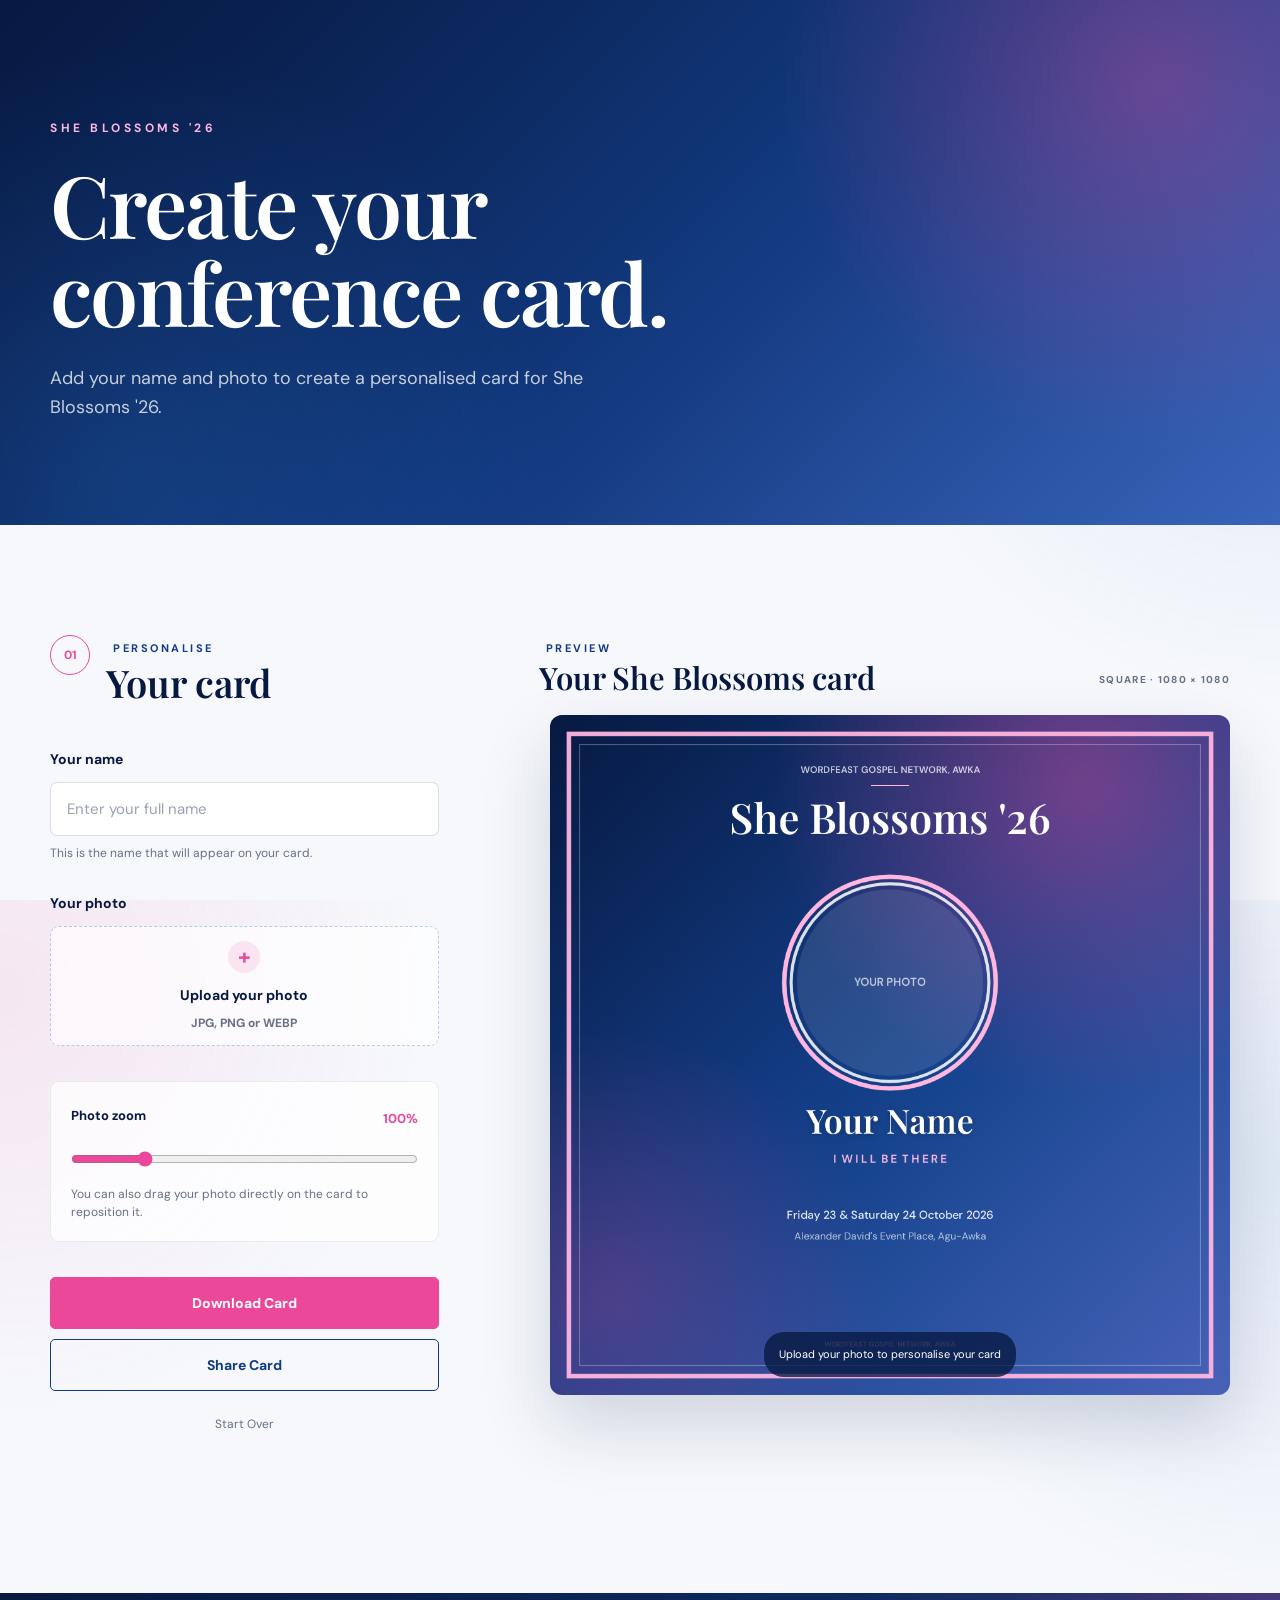
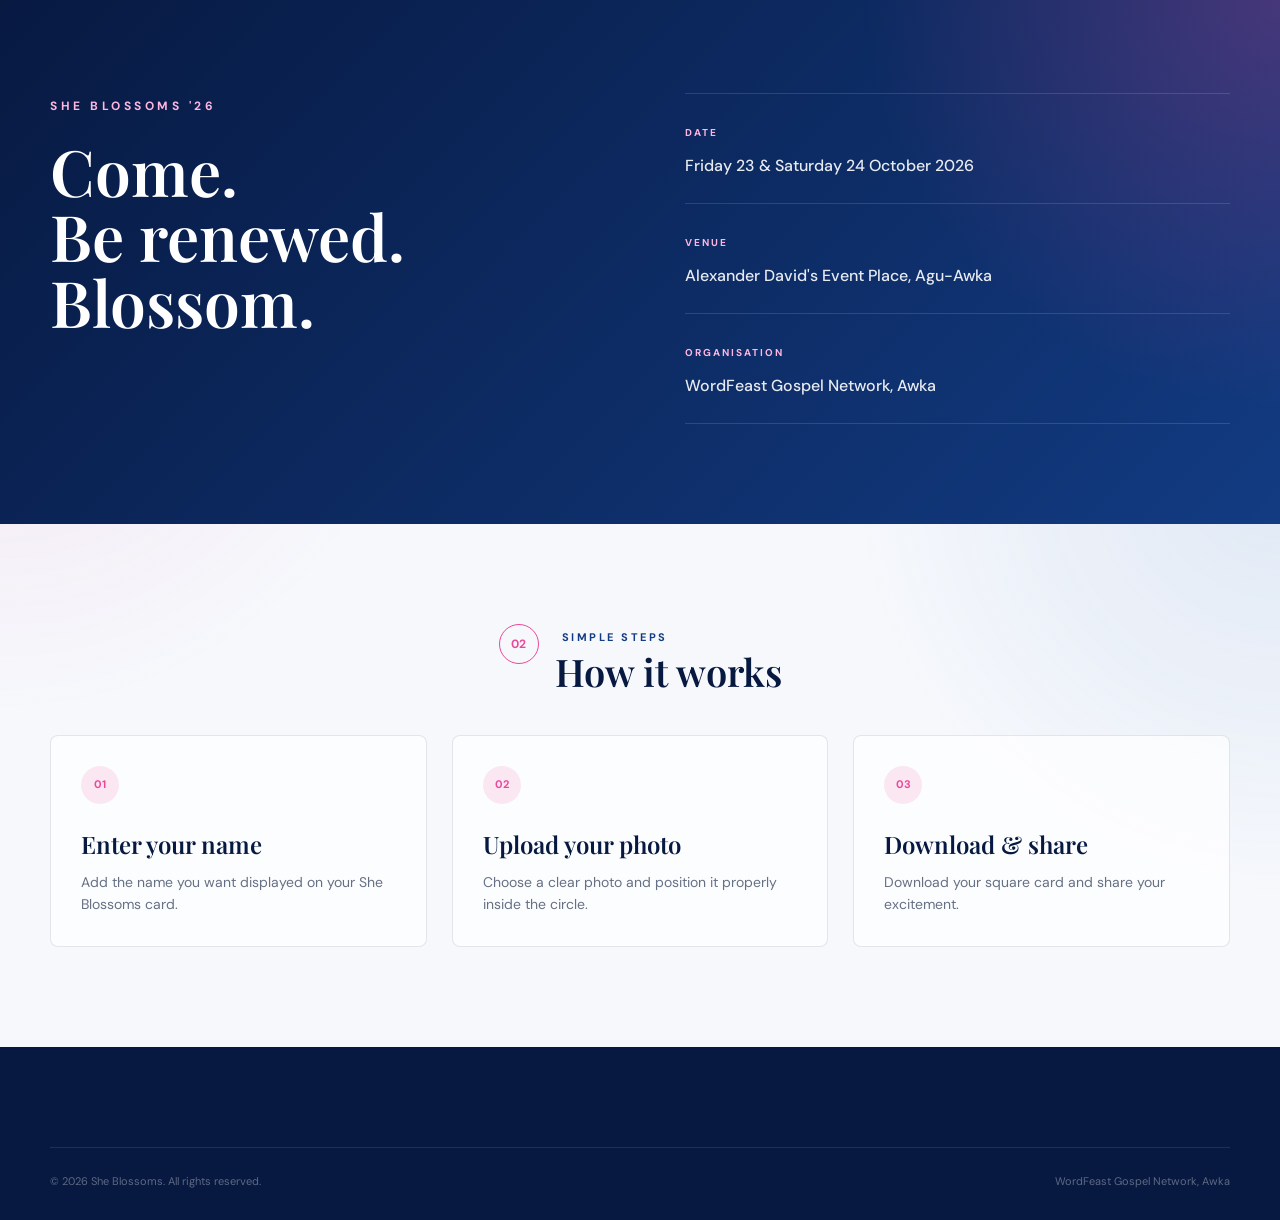
<file: card.html>
<!DOCTYPE html>
<html lang="en">

<head>
    <meta charset="UTF-8">

    <meta
        name="viewport"
        content="width=device-width, initial-scale=1.0"
    >

    <title>My Card | She Blossoms '26</title>

    <meta
        name="description"
        content="Create your She Blossoms '26 conference card."
    >

    <!-- Fonts used across the website -->
    <link rel="preconnect" href="https://fonts.googleapis.com">
    <link rel="preconnect" href="https://fonts.gstatic.com" crossorigin>

    <link
        href="https://fonts.googleapis.com/css2?family=DM+Sans:wght@400;500;600;700&family=Playfair+Display:wght@500;600;700&display=swap"
        rel="stylesheet"
    >

    <!-- Main website stylesheet -->
    <link rel="stylesheet" href="/css/style.css">

    <!-- Card page stylesheet -->
    <link rel="stylesheet" href="/css/card.css">

    <link
        rel="icon"
        href="images/she-blossoms-logo.png"
        type="image/png"
    >
</head>


<body class="card-page">

    <!-- =====================================================
         PAGE
    ====================================================== -->

    <main>


        <!-- =================================================
             HERO
        ================================================== -->

        <section class="card-hero">

            <div class="card-container">

                <div class="card-hero-content">

                    <p class="card-eyebrow">
                        SHE BLOSSOMS '26
                    </p>

                    <h1>
                        Create your<br>
                        conference card.
                    </h1>

                    <p class="card-hero-text">
                        Add your name and photo to create a
                        personalised card for She Blossoms '26.
                    </p>

                </div>

            </div>

        </section>



        <!-- =================================================
             CARD MAKER
        ================================================== -->

        <section class="card-maker-section">

            <div class="card-container card-maker-grid">


                <!-- =========================================
                     CONTROLS
                ========================================== -->

                <div class="card-controls">

                    <div class="card-section-heading">

                        <span>
                            01
                        </span>

                        <div>

                            <p>
                                PERSONALISE
                            </p>

                            <h2>
                                Your card
                            </h2>

                        </div>

                    </div>


                    <!-- NAME -->

                    <div class="card-field">

                        <label for="attendeeName">
                            Your name
                        </label>

                        <input
                            type="text"
                            id="attendeeName"
                            placeholder="Enter your full name"
                            maxlength="35"
                            autocomplete="name"
                        >

                        <small>
                            This is the name that will appear on your card.
                        </small>

                    </div>


                    <!-- PHOTO -->

                    <div class="card-field">

                        <label>
                            Your photo
                        </label>

                        <label
                            for="photoUpload"
                            class="photo-upload"
                            id="photoUploadBox"
                        >

                            <span class="upload-plus">
                                +
                            </span>

                            <strong>
                                Upload your photo
                            </strong>

                            <small>
                                JPG, PNG or WEBP
                            </small>

                        </label>

                        <input
                            type="file"
                            id="photoUpload"
                            accept="image/jpeg,image/png,image/webp"
                            hidden
                        >

                    </div>


                    <!-- ZOOM -->

                    <div class="photo-adjustment">

                        <div class="adjustment-top">

                            <label for="photoZoom">
                                Photo zoom
                            </label>

                            <span id="zoomValue">
                                100%
                            </span>

                        </div>


                        <input
                            type="range"
                            id="photoZoom"
                            min="80"
                            max="180"
                            value="100"
                        >


                        <p>
                            You can also drag your photo directly
                            on the card to reposition it.
                        </p>

                    </div>


                    <!-- BUTTONS -->

                    <div class="card-actions">

                        <button
                            type="button"
                            id="downloadCard"
                            class="card-primary-button"
                        >
                            Download Card
                        </button>


                        <button
                            type="button"
                            id="shareCard"
                            class="card-secondary-button"
                        >
                            Share Card
                        </button>


                        <button
                            type="button"
                            id="resetCard"
                            class="card-reset-button"
                        >
                            Start Over
                        </button>

                    </div>


                    <div
                        id="creatorMessage"
                        class="card-message"
                        aria-live="polite"
                    ></div>

                </div>



                <!-- =========================================
                     PREVIEW
                ========================================== -->

                <div class="card-preview-area">

                    <div class="preview-heading">

                        <div>

                            <p>
                                PREVIEW
                            </p>

                            <h2>
                                Your She Blossoms card
                            </h2>

                        </div>

                        <span>
                            SQUARE · 1080 × 1080
                        </span>

                    </div>


                    <div
                        class="canvas-container"
                        id="canvasContainer"
                    >

                        <canvas
                            id="cardCanvas"
                            width="1080"
                            height="1080"
                        ></canvas>


                        <div
                            class="canvas-hint"
                            id="canvasHint"
                        >
                            Upload your photo to personalise your card
                        </div>

                    </div>

                </div>

            </div>

        </section>



        <!-- =================================================
             CONFERENCE DETAILS
        ================================================== -->

        <section class="card-conference">

            <div class="card-container">

                <div class="conference-grid">


                    <div>

                        <p class="card-eyebrow">
                            SHE BLOSSOMS '26
                        </p>

                        <h2>
                            Come.<br>
                            Be renewed.<br>
                            Blossom.
                        </h2>

                    </div>


                    <div class="conference-details">

                        <div class="conference-detail">

                            <span>
                                DATE
                            </span>

                            <strong>
                                Friday 23 & Saturday 24
                                October 2026
                            </strong>

                        </div>


                        <div class="conference-detail">

                            <span>
                                VENUE
                            </span>

                            <strong>
                                Alexander David's Event Place,
                                Agu-Awka
                            </strong>

                        </div>


                        <div class="conference-detail">

                            <span>
                                ORGANISATION
                            </span>

                            <strong>
                                WordFeast Gospel Network, Awka
                            </strong>

                        </div>

                    </div>

                </div>

            </div>

        </section>



        <!-- =================================================
             HOW IT WORKS
        ================================================== -->

        <section class="card-how">

            <div class="card-container">

                <div class="card-section-heading centered">

                    <span>
                        02
                    </span>

                    <div>

                        <p>
                            SIMPLE STEPS
                        </p>

                        <h2>
                            How it works
                        </h2>

                    </div>

                </div>


                <div class="card-steps">


                    <div class="card-step">

                        <span>
                            01
                        </span>

                        <h3>
                            Enter your name
                        </h3>

                        <p>
                            Add the name you want displayed
                            on your She Blossoms card.
                        </p>

                    </div>


                    <div class="card-step">

                        <span>
                            02
                        </span>

                        <h3>
                            Upload your photo
                        </h3>

                        <p>
                            Choose a clear photo and position
                            it properly inside the circle.
                        </p>

                    </div>


                    <div class="card-step">

                        <span>
                            03
                        </span>

                        <h3>
                            Download & share
                        </h3>

                        <p>
                            Download your square card and
                            share your excitement.
                        </p>

                    </div>

                </div>

            </div>

        </section>

    </main>



    <!-- =====================================================
         FOOTER
    ====================================================== -->

    <footer class="card-footer">

        <div class="card-container">


            <div class="card-footer-bottom">

                <p>
                    © <span id="year"></span>
                    She Blossoms. All rights reserved.
                </p>

                <p>
                    WordFeast Gospel Network, Awka
                </p>

            </div>

        </div>

    </footer>



    <script src="/js/card.js"></script>

</body>

</html>
</file>
<file: css/card.css>
/* ============================================================
   SHE BLOSSOMS '26
   MY CARD PAGE
   BLUE + PINK THEME
============================================================ */


/* ============================================================
   VARIABLES
============================================================ */

.card-page {

    --card-navy: #071941;

    --card-blue: #123b82;

    --card-blue-light: #2467bd;

    --card-pink: #ec4899;

    --card-pink-light: #ffb6df;

    --card-white: #ffffff;

    --card-background: #f6f8fc;

    --card-text: #172033;

    --card-muted: #667085;

    --card-border:
        rgba(7, 25, 65, 0.12);

}


/* ============================================================
   BODY
============================================================ */

body.card-page {

    margin: 0;

    background:

        radial-gradient(
            circle at 0% 10%,
            rgba(236, 72, 153, 0.10),
            transparent 28%
        ),

        radial-gradient(
            circle at 100% 30%,
            rgba(36, 103, 189, 0.11),
            transparent 30%
        ),

        var(--card-background);

    color: var(--card-text);

    font-family:
        "DM Sans",
        sans-serif;

    overflow-x: hidden;

}


/* ============================================================
   CONTAINER
============================================================ */

.card-container {

    width:
        min(
            1180px,
            calc(100% - 40px)
        );

    margin:
        0 auto;

}


/* ============================================================
   NAVIGATION OVERRIDES
   Keeps the same website navigation but makes this page
   active without creating a completely different navbar.
============================================================ */

.card-page .card-active-link .nav-text {

    color:
        var(--card-pink);

}


.card-page .nav_button {

    color:
        var(--card-navy);

}


/* ============================================================
   HERO
============================================================ */

.card-hero {

    position: relative;

    overflow: hidden;

    background:

        radial-gradient(
            circle at 90% 15%,
            rgba(236, 72, 153, 0.34),
            transparent 30%
        ),

        radial-gradient(
            circle at 10% 90%,
            rgba(36, 103, 189, 0.32),
            transparent 34%
        ),

        linear-gradient(
            135deg,
            #071941 0%,
            #123b82 58%,
            #2467bd 100%
        );

    color:
        var(--card-white);

}


.card-hero::after {

    content: "";

    position: absolute;

    inset: 0;

    background:

        linear-gradient(
            135deg,
            rgba(7, 25, 65, 0.25),
            transparent 50%,
            rgba(236, 72, 153, 0.10)
        );

    pointer-events: none;

}


.card-hero-content {

    position: relative;

    z-index: 2;

    padding:
        clamp(75px, 9vw, 125px)
        0
        clamp(70px, 8vw, 110px);

}


.card-eyebrow {

    margin:
        0
        0
        18px;

    color:
        var(--card-pink-light);

    font-size:
        12px;

    font-weight:
        700;

    letter-spacing:
        3.5px;

    text-transform:
        uppercase;

}


.card-hero h1 {

    max-width:
        850px;

    margin:
        0;

    color:
        var(--card-white);

    font-family:
        "Playfair Display",
        Georgia,
        serif;

    font-size:
        clamp(
            48px,
            7vw,
            86px
        );

    font-weight:
        600;

    line-height:
        1.02;

    letter-spacing:
        -2px;

}


.card-hero-text {

    max-width:
        540px;

    margin:
        28px
        0
        0;

    color:
        rgba(255, 255, 255, 0.76);

    font-size:
        18px;

    line-height:
        1.65;

}


/* ============================================================
   CARD MAKER
============================================================ */

.card-maker-section {

    padding:
        clamp(70px, 9vw, 110px)
        0;

}


.card-maker-grid {

    display:
        grid;

    grid-template-columns:
        minmax(280px, 0.72fr)
        minmax(500px, 1.28fr);

    gap:
        clamp(50px, 8vw, 100px);

    align-items:
        start;

}


/* ============================================================
   SECTION HEADING
============================================================ */

.card-section-heading {

    display:
        flex;

    align-items:
        flex-start;

    gap:
        16px;

    margin:
        0
        0
        42px;

}


.card-section-heading > span {

    width:
        40px;

    height:
        40px;

    flex-shrink:
        0;

    display:
        flex;

    align-items:
        center;

    justify-content:
        center;

    border:
        1px solid
        var(--card-pink);

    border-radius:
        50%;

    color:
        var(--card-pink);

    font-size:
        12px;

    font-weight:
        700;

}


.card-section-heading p {

    margin:
        0
        7px;

    color:
        var(--card-blue);

    font-size:
        11px;

    font-weight:
        700;

    letter-spacing:
        2.5px;

}


.card-section-heading h2 {

    margin:
        0;

    color:
        var(--card-navy);

    font-family:
        "Playfair Display",
        Georgia,
        serif;

    font-size:
        38px;

    font-weight:
        600;

    line-height:
        1.1;

}


.card-section-heading.centered {

    justify-content:
        center;

}


/* ============================================================
   FORM
============================================================ */

.card-field {

    margin:
        0
        0
        28px;

}


.card-field > label:first-child {

    display:
        block;

    margin:
        0
        0
        9px;

    color:
        var(--card-navy);

    font-size:
        14px;

    font-weight:
        700;

}


.card-field input[type="text"] {

    width:
        100%;

    height:
        54px;

    padding:
        0
        16px;

    border:
        1px solid
        rgba(7, 25, 65, 0.14);

    border-radius:
        7px;

    outline:
        none;

    background:
        var(--card-white);

    color:
        var(--card-navy);

    font-size:
        15px;

    transition:
        border-color .2s ease,
        box-shadow .2s ease;

}


.card-field input[type="text"]:focus {

    border-color:
        var(--card-blue-light);

    box-shadow:
        0 0 0 4px
        rgba(36, 103, 189, 0.10);

}


.card-field input[type="text"]::placeholder {

    color:
        #98a2b3;

}


.card-field small {

    display:
        block;

    margin:
        8px
        0
        0;

    color:
        var(--card-muted);

    font-size:
        12px;

    line-height:
        1.5;

}


/* ============================================================
   PHOTO UPLOAD
============================================================ */

.photo-upload {

    min-height:
        120px;

    display:
        flex;

    flex-direction:
        column;

    align-items:
        center;

    justify-content:
        center;

    gap:
        5px;

    border:
        1.5px dashed
        rgba(36, 103, 189, 0.32);

    border-radius:
        9px;

    background:
        rgba(255, 255, 255, 0.65);

    cursor:
        pointer;

    transition:
        border-color .2s ease,
        background .2s ease,
        transform .2s ease;

}


.photo-upload:hover {

    border-color:
        var(--card-pink);

    background:
        rgba(255, 255, 255, 0.95);

    transform:
        translateY(-1px);

}


.upload-plus {

    width:
        32px;

    height:
        32px;

    display:
        flex;

    align-items:
        center;

    justify-content:
        center;

    margin:
        0
        0
        4px;

    border-radius:
        50%;

    background:
        rgba(236, 72, 153, 0.12);

    color:
        var(--card-pink);

    font-size:
        22px;

}


.photo-upload strong {

    color:
        var(--card-navy);

    font-size:
        14px;

}


.photo-upload small {

    margin:
        0;

    color:
        var(--card-muted);

    font-size:
        12px;

}


/* ============================================================
   PHOTO ADJUSTMENT
============================================================ */

.photo-adjustment {

    margin:
        35px
        0;

    padding:
        20px;

    border:
        1px solid
        rgba(7, 25, 65, 0.08);

    border-radius:
        9px;

    background:
        rgba(255, 255, 255, 0.72);

}


.adjustment-top {

    display:
        flex;

    align-items:
        center;

    justify-content:
        space-between;

    margin:
        0
        0
        14px;

}


.adjustment-top label {

    color:
        var(--card-navy);

    font-size:
        13px;

    font-weight:
        700;

}


.adjustment-top span {

    color:
        var(--card-pink);

    font-size:
        13px;

    font-weight:
        700;

}


.photo-adjustment input[type="range"] {

    width:
        100%;

    accent-color:
        var(--card-pink);

    cursor:
        pointer;

}


.photo-adjustment p {

    margin:
        10px
        0
        0;

    color:
        var(--card-muted);

    font-size:
        12px;

    line-height:
        1.5;

}


/* ============================================================
   ACTIONS
============================================================ */

.card-actions {

    display:
        flex;

    flex-direction:
        column;

    gap:
        10px;

}


.card-primary-button,
.card-secondary-button {

    width:
        100%;

    min-height:
        52px;

    border-radius:
        5px;

    font-size:
        14px;

    font-weight:
        700;

    cursor:
        pointer;

    transition:
        .2s ease;

}


.card-primary-button {

    border:
        1px solid
        var(--card-pink);

    background:
        var(--card-pink);

    color:
        var(--card-white);

}


.card-primary-button:hover {

    background:
        #d93686;

    transform:
        translateY(-1px);

}


.card-secondary-button {

    border:
        1px solid
        var(--card-blue);

    background:
        transparent;

    color:
        var(--card-blue);

}


.card-secondary-button:hover {

    background:
        var(--card-blue);

    color:
        var(--card-white);

}


.card-reset-button {

    padding:
        10px;

    border:
        0;

    background:
        transparent;

    color:
        var(--card-muted);

    font-size:
        12px;

    cursor:
        pointer;

}


.card-reset-button:hover {

    color:
        var(--card-pink);

}


.card-message {

    min-height:
        20px;

    margin:
        15px
        0
        0;

    color:
        var(--card-blue);

    font-size:
        12px;

    line-height:
        1.5;

    text-align:
        center;

}


/* ============================================================
   PREVIEW
============================================================ */

.card-preview-area {

    min-width:
        0;

}


.preview-heading {

    display:
        flex;

    align-items:
        flex-end;

    justify-content:
        space-between;

    gap:
        20px;

    margin:
        0
        0
        22px;

}


.preview-heading p {

    margin:
        0
        7px;

    color:
        var(--card-blue);

    font-size:
        11px;

    font-weight:
        700;

    letter-spacing:
        2.5px;

}


.preview-heading h2 {

    margin:
        0;

    color:
        var(--card-navy);

    font-family:
        "Playfair Display",
        Georgia,
        serif;

    font-size:
        31px;

    font-weight:
        600;

}


.preview-heading > span {

    color:
        var(--card-muted);

    font-size:
        10px;

    font-weight:
        700;

    letter-spacing:
        1.3px;

    white-space:
        nowrap;

}


/* ============================================================
   CANVAS
============================================================ */

.canvas-container {

    position:
        relative;

    width:
        100%;

    max-width:
        680px;

    margin:
        0
        0
        0
        auto;

    overflow:
        hidden;

    border-radius:
        12px;

    background:
        #dce4f0;

    box-shadow:
        0 30px 70px
        rgba(7, 25, 65, 0.16);

    touch-action:
        none;

    user-select:
        none;

}


.canvas-container canvas {

    display:
        block;

    width:
        100%;

    height:
        auto;

    cursor:
        grab;

    touch-action:
        none;

}


.canvas-container canvas.dragging {

    cursor:
        grabbing;

}


.canvas-hint {

    position:
        absolute;

    left:
        50%;

    bottom:
        18px;

    transform:
        translateX(-50%);

    padding:
        9px
        15px;

    border-radius:
        20px;

    background:
        rgba(7, 25, 65, 0.78);

    color:
        var(--card-white);

    font-size:
        11px;

    white-space:
        nowrap;

    pointer-events:
        none;

    transition:
        opacity .2s ease;

}


.canvas-hint.hidden {

    opacity:
        0;

}


/* ============================================================
   CONFERENCE
============================================================ */

.card-conference {

    padding:
        100px
        0;

    background:

        radial-gradient(
            circle at 100% 0%,
            rgba(236, 72, 153, 0.25),
            transparent 30%
        ),

        linear-gradient(
            135deg,
            var(--card-navy),
            var(--card-blue)
        );

    color:
        var(--card-white);

}


.conference-grid {

    display:
        grid;

    grid-template-columns:
        1fr
        1fr;

    gap:
        90px;

}


.card-conference .card-eyebrow {

    color:
        var(--card-pink-light);

}


.card-conference h2 {

    margin:
        0;

    color:
        var(--card-white);

    font-family:
        "Playfair Display",
        Georgia,
        serif;

    font-size:
        clamp(
            45px,
            5vw,
            68px
        );

    font-weight:
        600;

    line-height:
        1.02;

}


.conference-details {

    display:
        flex;

    flex-direction:
        column;

    justify-content:
        center;

}


.conference-detail {

    padding:
        25px
        0;

    border-bottom:
        1px solid
        rgba(255,255,255,0.13);

}


.conference-detail:first-child {

    border-top:
        1px solid
        rgba(255,255,255,0.13);

}


.conference-detail span {

    display:
        block;

    margin:
        0
        0
        8px;

    color:
        var(--card-pink-light);

    font-size:
        10px;

    font-weight:
        700;

    letter-spacing:
        2px;

}


.conference-detail strong {

    display:
        block;

    color:
        rgba(255,255,255,0.90);

    font-size:
        16px;

    font-weight:
        500;

    line-height:
        1.5;

}


/* ============================================================
   HOW IT WORKS
============================================================ */

.card-how {

    padding:
        100px
        0;

}


.card-steps {

    display:
        grid;

    grid-template-columns:
        repeat(3, 1fr);

    gap:
        25px;

}


.card-step {

    padding:
        30px;

    border:
        1px solid
        rgba(7,25,65,0.10);

    border-radius:
        8px;

    background:
        rgba(255,255,255,0.70);

}


.card-step > span {

    width:
        38px;

    height:
        38px;

    display:
        flex;

    align-items:
        center;

    justify-content:
        center;

    margin:
        0
        0
        22px;

    border-radius:
        50%;

    background:
        rgba(236,72,153,0.12);

    color:
        var(--card-pink);

    font-size:
        11px;

    font-weight:
        700;

}


.card-step h3 {

    margin:
        0
        0
        9px;

    color:
        var(--card-navy);

    font-family:
        "Playfair Display",
        Georgia,
        serif;

    font-size:
        24px;

    font-weight:
        600;

}


.card-step p {

    margin:
        0;

    color:
        var(--card-muted);

    font-size:
        14px;

    line-height:
        1.6;

}


/* ============================================================
   FOOTER
============================================================ */

.card-footer {

    padding:
        55px
        0
        25px;

    background:
        var(--card-navy);

    color:
        var(--card-white);

}


.card-footer-top {

    display:
        flex;

    align-items:
        flex-start;

    justify-content:
        space-between;

    gap:
        50px;

}


.card-footer-logo {

    width:
        120px;

    height:
        auto;

    margin:
        0
        0
        15px;

}


.card-footer-top p {

    max-width:
        300px;

    margin:
        0;

    color:
        rgba(255,255,255,0.52);

    font-size:
        13px;

    line-height:
        1.5;

}


.card-footer-links {

    display:
        flex;

    flex-wrap:
        wrap;

    gap:
        25px;

}


.card-footer-links a {

    color:
        rgba(255,255,255,0.70);

    text-decoration:
        none;

    font-size:
        13px;

}


.card-footer-links a:hover {

    color:
        var(--card-pink-light);

}


.card-footer-bottom {

    display:
        flex;

    justify-content:
        space-between;

    gap:
        20px;

    margin:
        45px
        0
        0;

    padding:
        20px
        0
        0;

    border-top:
        1px solid
        rgba(255,255,255,0.10);

}


.card-footer-bottom p {

    margin:
        0;

    color:
        rgba(255,255,255,0.35);

    font-size:
        11px;

}


/* ============================================================
   TABLET
============================================================ */

@media (max-width: 1000px) {

    .card-maker-grid {

        grid-template-columns:
            1fr;

    }


    .card-controls {

        max-width:
            650px;

    }


    .canvas-container {

        margin:
            0;

    }

}


/* ============================================================
   MOBILE
============================================================ */

@media (max-width: 760px) {

    .card-container {

        width:
            calc(100% - 32px);

    }


    .card-hero-content {

        padding:
            75px
            0;

    }


    .card-hero h1 {

        font-size:
            49px;

        letter-spacing:
            -1px;

    }


    .card-hero-text {

        font-size:
            16px;

    }


    .card-maker-section,
    .card-conference,
    .card-how {

        padding:
            70px
            0;

    }


    .preview-heading {

        flex-direction:
            column;

        align-items:
            flex-start;

    }


    .preview-heading > span {

        font-size:
            9px;

    }


    .conference-grid {

        grid-template-columns:
            1fr;

        gap:
            55px;

    }


    .card-steps {

        grid-template-columns:
            1fr;

    }


    .card-footer-top {

        flex-direction:
            column;

    }


    .card-footer-bottom {

        flex-direction:
            column;

    }

}


/* ============================================================
   SMALL MOBILE
============================================================ */

@media (max-width: 480px) {

    .card-section-heading h2 {

        font-size:
            31px;

    }


    .card-hero h1 {

        font-size:
            43px;

    }


    .card-conference h2 {

        font-size:
            43px;

    }


    .canvas-container {

        border-radius:
            8px;

    }

}
</file>
<file: css/style.css>
/* Generated on: Mon Oct 28 2019 17:23:50 GMT+0000 (UTC) */
/* ==========================================================================
   normalize.css v3.0.3 | MIT License | github.com/necolas/normalize.css 
   ========================================================================== */
/*! normalize.css v3.0.3 | MIT License | github.com/necolas/normalize.css */
html {
  font-family: sans-serif;
  -ms-text-size-adjust: 100%;
  -webkit-text-size-adjust: 100%
}

body {
  margin: 0
}

article,
aside,
details,
figcaption,
figure,
footer,
header,
hgroup,
main,
menu,
nav,
section,
summary {
  display: block
}

audio,
canvas,
progress,
video {
  display: inline-block;
  vertical-align: baseline
}

audio:not([controls]) {
  display: none;
  height: 0
}

[hidden],
template {
  display: none
}

a {
  background-color: transparent
}

a:active,
a:hover {
  outline: 0
}

abbr[title] {
  border-bottom: 1px dotted
}

b,
strong {
  font-weight: bold
}

dfn {
  font-style: italic
}

h1 {
  font-size: 2em;
  margin: .67em 0
}

mark {
  background: #ff0;
  color: #000
}

small {
  font-size: 80%
}

sub,
sup {
  font-size: 75%;
  line-height: 0;
  position: relative;
  vertical-align: baseline
}

sup {
  top: -0.5em
}

sub {
  bottom: -0.25em
}

img {
  border: 0
}

svg:not(:root) {
  overflow: hidden
}

figure {
  margin: 1em 40px
}

hr {
  box-sizing: content-box;
  height: 0
}

pre {
  overflow: auto
}

code,
kbd,
pre,
samp {
  font-family: monospace, monospace;
  font-size: 1em
}

button,
input,
optgroup,
select,
textarea {
  color: inherit;
  font: inherit;
  margin: 0
}

button {
  overflow: visible
}

button,
select {
  text-transform: none
}

button,
html input[type="button"],
input[type="reset"] {
  -webkit-appearance: button;
  cursor: pointer
}

button[disabled],
html input[disabled] {
  cursor: default
}

button::-moz-focus-inner,
input::-moz-focus-inner {
  border: 0;
  padding: 0
}

input {
  line-height: normal
}

input[type="checkbox"],
input[type="radio"] {
  box-sizing: border-box;
  padding: 0
}

input[type="number"]::-webkit-inner-spin-button,
input[type="number"]::-webkit-outer-spin-button {
  height: auto
}

input[type="search"] {
  -webkit-appearance: none
}

input[type="search"]::-webkit-search-cancel-button,
input[type="search"]::-webkit-search-decoration {
  -webkit-appearance: none
}

fieldset {
  border: 1px solid #c0c0c0;
  margin: 0 2px;
  padding: .35em .625em .75em
}

legend {
  border: 0;
  padding: 0
}

textarea {
  overflow: auto
}

optgroup {
  font-weight: bold
}

table {
  border-collapse: collapse;
  border-spacing: 0
}

td,
th {
  padding: 0
}

/* ==========================================================================
   Start of base Webflow CSS - If you're looking for some ultra-clean CSS, skip the boilerplate and see the unminified code below.
   ========================================================================== */
@font-face {
  font-family: 'webflow-icons';
  src: url("[data-uri]") format('truetype');
  font-weight: normal;
  font-style: normal
}

[class^="w-icon-"],
[class*=" w-icon-"] {
  font-family: 'webflow-icons' !important;
  speak: none;
  font-style: normal;
  font-weight: normal;
  font-variant: normal;
  text-transform: none;
  line-height: 1;
  -webkit-font-smoothing: antialiased;
  -moz-osx-font-smoothing: grayscale
}

.w-icon-slider-right:before {
  content: "\e600"
}

.w-icon-slider-left:before {
  content: "\e601"
}

.w-icon-nav-menu:before {
  content: "\e602"
}

.w-icon-arrow-down:before,
.w-icon-dropdown-toggle:before {
  content: "\e603"
}

.w-icon-file-upload-remove:before {
  content: "\e900"
}

.w-icon-file-upload-icon:before {
  content: "\e903"
}

* {
  -webkit-box-sizing: border-box;
  -moz-box-sizing: border-box;
  box-sizing: border-box
}

html {
  height: 100%
}

body {
  margin: 0;
  min-height: 100%;
  background-color: #fff;
  font-family: Arial, sans-serif;
  font-size: 14px;
  line-height: 20px;
  color: #333
}

img {
  max-width: 100%;
  vertical-align: middle;
  display: inline-block
}

html.w-mod-touch * {
  background-attachment: scroll !important
}

.w-block {
  display: block
}

.w-inline-block {
  max-width: 100%;
  display: inline-block
}

.w-clearfix:before,
.w-clearfix:after {
  content: " ";
  display: table;
  grid-column-start: 1;
  grid-row-start: 1;
  grid-column-end: 2;
  grid-row-end: 2
}

.w-clearfix:after {
  clear: both
}

.w-hidden {
  display: none
}

.w-button {
  display: inline-block;
  padding: 9px 15px;
  background-color: #3898EC;
  color: white;
  border: 0;
  line-height: inherit;
  text-decoration: none;
  cursor: pointer;
  border-radius: 0
}

input.w-button {
  -webkit-appearance: button
}

html[data-w-dynpage] [data-w-cloak] {
  color: transparent !important
}

.w-webflow-badge,
.w-webflow-badge * {
  position: static;
  left: auto;
  top: auto;
  right: auto;
  bottom: auto;
  z-index: auto;
  display: none !important;
  visibility: visible;
  overflow: visible;
  overflow-x: visible;
  overflow-y: visible;
  box-sizing: border-box;
  width: auto;
  height: auto;
  max-height: none;
  max-width: none;
  min-height: 0;
  min-width: 0;
  margin: 0;
  padding: 0;
  float: none;
  clear: none;
  border: 0 none transparent;
  border-radius: 0;
  background: none;
  background-image: none;
  background-position: 0 0;
  background-size: auto auto;
  background-repeat: repeat;
  background-origin: padding-box;
  background-clip: border-box;
  background-attachment: scroll;
  background-color: transparent;
  box-shadow: none;
  opacity: 1;
  transform: none;
  transition: none;
  direction: ltr;
  font-family: inherit;
  font-weight: inherit;
  color: inherit;
  font-size: inherit;
  line-height: inherit;
  font-style: inherit;
  font-variant: inherit;
  text-align: inherit;
  letter-spacing: inherit;
  text-decoration: inherit;
  text-indent: 0;
  text-transform: inherit;
  list-style-type: disc;
  text-shadow: none;
  font-smoothing: auto;
  vertical-align: baseline;
  cursor: inherit;
  white-space: inherit;
  word-break: normal;
  word-spacing: normal;
  word-wrap: normal
}

.w-webflow-badge {
  position: fixed !important;
  display: none !important;
  visibility: hidden !important;
  z-index: -999999999999 !important;
  top: auto !important;
  right: 12px !important;
  bottom: 12px !important;
  left: auto !important;
  color: #AAADB0 !important;
  background-color: #fff !important;
  border-radius: 3px !important;
  padding: 6px 8px 6px 6px !important;
  font-size: 12px !important;
  opacity: 1 !important;
  line-height: 14px !important;
  text-decoration: none !important;
  transform: none !important;
  margin: 0 !important;
  width: auto !important;
  height: auto !important;
  overflow: visible !important;
  white-space: nowrap;
  box-shadow: 0 0 0 1px rgba(0, 0, 0, 0.1), 0 1px 3px rgba(0, 0, 0, 0.1);
  cursor: pointer
}

.w-webflow-badge>img {
  display: none !important;
  visibility: hidden !important;
  opacity: 0 !important;
  vertical-align: middle !important
}

h1,
h2,
h3,
h4,
h5,
h6 {
  font-weight: bold;
  margin-bottom: 10px
}

h1 {
  font-size: 38px;
  line-height: 44px;
  margin-top: 20px
}

h2 {
  font-size: 32px;
  line-height: 36px;
  margin-top: 20px
}

h3 {
  font-size: 24px;
  line-height: 30px;
  margin-top: 20px
}

h4 {
  font-size: 18px;
  line-height: 24px;
  margin-top: 10px
}

h5 {
  font-size: 14px;
  line-height: 20px;
  margin-top: 10px
}

h6 {
  font-size: 12px;
  line-height: 18px;
  margin-top: 10px
}

p {
  margin-top: 0;
  margin-bottom: 10px
}

blockquote {
  margin: 0 0 10px 0;
  padding: 10px 20px;
  border-left: 5px solid #E2E2E2;
  font-size: 18px;
  line-height: 22px
}

figure {
  margin: 0;
  margin-bottom: 10px
}

figcaption {
  margin-top: 5px;
  text-align: center
}

ul,
ol {
  margin-top: 0;
  margin-bottom: 10px;
  padding-left: 40px
}

.w-list-unstyled {
  padding-left: 0;
  list-style: none
}

.w-embed:before,
.w-embed:after {
  content: " ";
  display: table;
  grid-column-start: 1;
  grid-row-start: 1;
  grid-column-end: 2;
  grid-row-end: 2
}

.w-embed:after {
  clear: both
}

.w-video {
  width: 100%;
  position: relative;
  padding: 0
}

.w-video iframe,
.w-video object,
.w-video embed {
  position: absolute;
  top: 0;
  left: 0;
  width: 100%;
  height: 100%
}

fieldset {
  padding: 0;
  margin: 0;
  border: 0
}

button,
html input[type="button"],
input[type="reset"] {
  border: 0;
  cursor: pointer;
  -webkit-appearance: button
}

.w-form {
  margin: 0 0 15px
}

.w-form-done {
  display: none;
  padding: 20px;
  text-align: center;
  background-color: #dddddd
}

.w-form-fail {
  display: none;
  margin-top: 10px;
  padding: 10px;
  background-color: #ffdede
}

label {
  display: block;
  margin-bottom: 5px;
  font-weight: bold
}

.w-input,
.w-select {
  display: block;
  width: 100%;
  height: 38px;
  padding: 8px 12px;
  margin-bottom: 10px;
  font-size: 14px;
  line-height: 1.42857143;
  color: #333333;
  vertical-align: middle;
  background-color: #ffffff;
  border: 1px solid #cccccc
}

.w-input:-moz-placeholder,
.w-select:-moz-placeholder {
  color: #999
}

.w-input::-moz-placeholder,
.w-select::-moz-placeholder {
  color: #999;
  opacity: 1
}

.w-input:-ms-input-placeholder,
.w-select:-ms-input-placeholder {
  color: #999
}

.w-input::-webkit-input-placeholder,
.w-select::-webkit-input-placeholder {
  color: #999
}

.w-input:focus,
.w-select:focus {
  border-color: #3898EC;
  outline: 0
}

.w-input[disabled],
.w-select[disabled],
.w-input[readonly],
.w-select[readonly],
fieldset[disabled] .w-input,
fieldset[disabled] .w-select {
  cursor: not-allowed;
  background-color: #eeeeee
}

textarea.w-input,
textarea.w-select {
  height: auto
}

.w-select {
  background-color: #f3f3f3
}

.w-select[multiple] {
  height: auto
}

.w-form-label {
  display: inline-block;
  cursor: pointer;
  font-weight: normal;
  margin-bottom: 0
}

.w-radio {
  display: block;
  margin-bottom: 5px;
  padding-left: 20px
}

.w-radio:before,
.w-radio:after {
  content: " ";
  display: table;
  grid-column-start: 1;
  grid-row-start: 1;
  grid-column-end: 2;
  grid-row-end: 2
}

.w-radio:after {
  clear: both
}

.w-radio-input {
  margin: 4px 0 0;
  margin-top: 1px \9;
  line-height: normal;
  float: left;
  margin-left: -20px
}

.w-radio-input {
  margin-top: 3px
}

.w-file-upload {
  display: block;
  margin-bottom: 10px
}

.w-file-upload-input {
  width: .1px;
  height: .1px;
  opacity: 0;
  overflow: hidden;
  position: absolute;
  z-index: -100
}

.w-file-upload-default,
.w-file-upload-uploading,
.w-file-upload-success {
  display: inline-block;
  color: #333333
}

.w-file-upload-error {
  display: block;
  margin-top: 10px
}

.w-file-upload-default.w-hidden,
.w-file-upload-uploading.w-hidden,
.w-file-upload-error.w-hidden,
.w-file-upload-success.w-hidden {
  display: none
}

.w-file-upload-uploading-btn {
  display: flex;
  font-size: 14px;
  font-weight: normal;
  cursor: pointer;
  margin: 0;
  padding: 8px 12px;
  border: 1px solid #cccccc;
  background-color: #fafafa
}

.w-file-upload-file {
  display: flex;
  flex-grow: 1;
  justify-content: space-between;
  margin: 0;
  padding: 8px 9px 8px 11px;
  border: 1px solid #cccccc;
  background-color: #fafafa
}

.w-file-upload-file-name {
  font-size: 14px;
  font-weight: normal;
  display: block
}

.w-file-remove-link {
  margin-top: 3px;
  margin-left: 10px;
  width: auto;
  height: auto;
  padding: 3px;
  display: block;
  cursor: pointer
}

.w-icon-file-upload-remove {
  margin: auto;
  font-size: 10px
}

.w-file-upload-error-msg {
  display: inline-block;
  color: #ea384c;
  padding: 2px 0
}

.w-file-upload-info {
  display: inline-block;
  line-height: 38px;
  padding: 0 12px
}

.w-file-upload-label {
  display: inline-block;
  font-size: 14px;
  font-weight: normal;
  cursor: pointer;
  margin: 0;
  padding: 8px 12px;
  border: 1px solid #cccccc;
  background-color: #fafafa
}

.w-icon-file-upload-icon,
.w-icon-file-upload-uploading {
  display: inline-block;
  margin-right: 8px;
  width: 20px
}

.w-icon-file-upload-uploading {
  height: 20px
}

.w-container {
  margin-left: auto;
  margin-right: auto;
  max-width: 940px
}

.w-container:before,
.w-container:after {
  content: " ";
  display: table;
  grid-column-start: 1;
  grid-row-start: 1;
  grid-column-end: 2;
  grid-row-end: 2
}

.w-container:after {
  clear: both
}

.w-container .w-row {
  margin-left: -10px;
  margin-right: -10px
}

.w-row:before,
.w-row:after {
  content: " ";
  display: table;
  grid-column-start: 1;
  grid-row-start: 1;
  grid-column-end: 2;
  grid-row-end: 2
}

.w-row:after {
  clear: both
}

.w-row .w-row {
  margin-left: 0;
  margin-right: 0
}

.w-col {
  position: relative;
  float: left;
  width: 100%;
  min-height: 1px;
  padding-left: 10px;
  padding-right: 10px
}

.w-col .w-col {
  padding-left: 0;
  padding-right: 0
}

.w-col-1 {
  width: 8.33333333%
}

.w-col-2 {
  width: 16.66666667%
}

.w-col-3 {
  width: 25%
}

.w-col-4 {
  width: 33.33333333%
}

.w-col-5 {
  width: 41.66666667%
}

.w-col-6 {
  width: 50%
}

.w-col-7 {
  width: 58.33333333%
}

.w-col-8 {
  width: 66.66666667%
}

.w-col-9 {
  width: 75%
}

.w-col-10 {
  width: 83.33333333%
}

.w-col-11 {
  width: 91.66666667%
}

.w-col-12 {
  width: 100%
}

.w-hidden-main {
  display: none !important
}

@media screen and (max-width:991px) {
  .w-container {
    max-width: 728px
  }

  .w-hidden-main {
    display: inherit !important
  }

  .w-hidden-medium {
    display: none !important
  }

  .w-col-medium-1 {
    width: 8.33333333%
  }

  .w-col-medium-2 {
    width: 16.66666667%
  }

  .w-col-medium-3 {
    width: 25%
  }

  .w-col-medium-4 {
    width: 33.33333333%
  }

  .w-col-medium-5 {
    width: 41.66666667%
  }

  .w-col-medium-6 {
    width: 50%
  }

  .w-col-medium-7 {
    width: 58.33333333%
  }

  .w-col-medium-8 {
    width: 66.66666667%
  }

  .w-col-medium-9 {
    width: 75%
  }

  .w-col-medium-10 {
    width: 83.33333333%
  }

  .w-col-medium-11 {
    width: 91.66666667%
  }

  .w-col-medium-12 {
    width: 100%
  }

  .w-col-stack {
    width: 100%;
    left: auto;
    right: auto
  }
}

@media screen and (max-width:767px) {
  .w-hidden-main {
    display: inherit !important
  }

  .w-hidden-medium {
    display: inherit !important
  }

  .w-hidden-small {
    display: none !important
  }

  .w-row,
  .w-container .w-row {
    margin-left: 0;
    margin-right: 0
  }

  .w-col {
    width: 100%;
    left: auto;
    right: auto
  }

  .w-col-small-1 {
    width: 8.33333333%
  }

  .w-col-small-2 {
    width: 16.66666667%
  }

  .w-col-small-3 {
    width: 25%
  }

  .w-col-small-4 {
    width: 33.33333333%
  }

  .w-col-small-5 {
    width: 41.66666667%
  }

  .w-col-small-6 {
    width: 50%
  }

  .w-col-small-7 {
    width: 58.33333333%
  }

  .w-col-small-8 {
    width: 66.66666667%
  }

  .w-col-small-9 {
    width: 75%
  }

  .w-col-small-10 {
    width: 83.33333333%
  }

  .w-col-small-11 {
    width: 91.66666667%
  }

  .w-col-small-12 {
    width: 100%
  }
}

@media screen and (max-width:479px) {
  .w-container {
    max-width: none
  }

  .w-hidden-main {
    display: inherit !important
  }

  .w-hidden-medium {
    display: inherit !important
  }

  .w-hidden-small {
    display: inherit !important
  }

  .w-hidden-tiny {
    display: none !important
  }

  .w-col {
    width: 100%
  }

  .w-col-tiny-1 {
    width: 8.33333333%
  }

  .w-col-tiny-2 {
    width: 16.66666667%
  }

  .w-col-tiny-3 {
    width: 25%
  }

  .w-col-tiny-4 {
    width: 33.33333333%
  }

  .w-col-tiny-5 {
    width: 41.66666667%
  }

  .w-col-tiny-6 {
    width: 50%
  }

  .w-col-tiny-7 {
    width: 58.33333333%
  }

  .w-col-tiny-8 {
    width: 66.66666667%
  }

  .w-col-tiny-9 {
    width: 75%
  }

  .w-col-tiny-10 {
    width: 83.33333333%
  }

  .w-col-tiny-11 {
    width: 91.66666667%
  }

  .w-col-tiny-12 {
    width: 100%
  }
}

.w-widget {
  position: relative
}

.w-widget-map {
  width: 100%;
  height: 400px
}

.w-widget-map label {
  width: auto;
  display: inline
}

.w-widget-map img {
  max-width: inherit
}

.w-widget-map .gm-style-iw {
  text-align: center
}

.w-widget-map .gm-style-iw>button {
  display: none !important
}

.w-widget-twitter {
  overflow: hidden
}

.w-widget-twitter-count-shim {
  display: inline-block;
  vertical-align: top;
  position: relative;
  width: 28px;
  height: 20px;
  text-align: center;
  background: white;
  border: #758696 solid 1px;
  border-radius: 3px
}

.w-widget-twitter-count-shim * {
  pointer-events: none;
  -webkit-user-select: none;
  -moz-user-select: none;
  -ms-user-select: none;
  user-select: none
}

.w-widget-twitter-count-shim .w-widget-twitter-count-inner {
  position: relative;
  font-size: 15px;
  line-height: 12px;
  text-align: center;
  color: #999;
  font-family: serif
}

.w-widget-twitter-count-shim .w-widget-twitter-count-clear {
  position: relative;
  display: block
}

.w-widget-twitter-count-shim.w--large {
  width: 36px;
  height: 28px;
  margin-left: 7px
}

.w-widget-twitter-count-shim.w--large .w-widget-twitter-count-inner {
  font-size: 18px;
  line-height: 18px
}

.w-widget-twitter-count-shim:not(.w--vertical) {
  margin-left: 5px;
  margin-right: 8px
}

.w-widget-twitter-count-shim:not(.w--vertical).w--large {
  margin-left: 6px
}

.w-widget-twitter-count-shim:not(.w--vertical):before,
.w-widget-twitter-count-shim:not(.w--vertical):after {
  top: 50%;
  left: 0;
  border: solid transparent;
  content: " ";
  height: 0;
  width: 0;
  position: absolute;
  pointer-events: none
}

.w-widget-twitter-count-shim:not(.w--vertical):before {
  border-color: rgba(117, 134, 150, 0);
  border-right-color: #5d6c7b;
  border-width: 4px;
  margin-left: -9px;
  margin-top: -4px
}

.w-widget-twitter-count-shim:not(.w--vertical).w--large:before {
  border-width: 5px;
  margin-left: -10px;
  margin-top: -5px
}

.w-widget-twitter-count-shim:not(.w--vertical):after {
  border-color: rgba(255, 255, 255, 0);
  border-right-color: white;
  border-width: 4px;
  margin-left: -8px;
  margin-top: -4px
}

.w-widget-twitter-count-shim:not(.w--vertical).w--large:after {
  border-width: 5px;
  margin-left: -9px;
  margin-top: -5px
}

.w-widget-twitter-count-shim.w--vertical {
  width: 61px;
  height: 33px;
  margin-bottom: 8px
}

.w-widget-twitter-count-shim.w--vertical:before,
.w-widget-twitter-count-shim.w--vertical:after {
  top: 100%;
  left: 50%;
  border: solid transparent;
  content: " ";
  height: 0;
  width: 0;
  position: absolute;
  pointer-events: none
}

.w-widget-twitter-count-shim.w--vertical:before {
  border-color: rgba(117, 134, 150, 0);
  border-top-color: #5d6c7b;
  border-width: 5px;
  margin-left: -5px
}

.w-widget-twitter-count-shim.w--vertical:after {
  border-color: rgba(255, 255, 255, 0);
  border-top-color: white;
  border-width: 4px;
  margin-left: -4px
}

.w-widget-twitter-count-shim.w--vertical .w-widget-twitter-count-inner {
  font-size: 18px;
  line-height: 22px
}

.w-widget-twitter-count-shim.w--vertical.w--large {
  width: 76px
}

.w-widget-gplus {
  overflow: hidden
}

.w-background-video {
  position: relative;
  overflow: hidden;
  height: 500px;
  color: white
}

.w-background-video>video {
  background-size: cover;
  background-position: 50% 50%;
  position: absolute;
  margin: auto;
  width: 100%;
  height: 100%;
  object-fit: cover;
  z-index: -100
}

.w-background-video>video::-webkit-media-controls-start-playback-button {
  display: none !important;
  -webkit-appearance: none
}

.w-slider {
  position: relative;
  height: 300px;
  text-align: center;
  background: #dddddd;
  clear: both;
  -webkit-tap-highlight-color: rgba(0, 0, 0, 0);
  tap-highlight-color: rgba(0, 0, 0, 0)
}

.w-slider-mask {
  position: relative;
  display: block;
  overflow: hidden;
  z-index: 1;
  left: 0;
  right: 0;
  height: 100%;
  white-space: nowrap
}

.w-slide {
  position: relative;
  display: inline-block;
  vertical-align: top;
  width: 100%;
  height: 100%;
  white-space: normal;
  text-align: left
}

.w-slider-nav {
  position: absolute;
  z-index: 2;
  top: auto;
  right: 0;
  bottom: 0;
  left: 0;
  margin: auto;
  padding-top: 10px;
  height: 40px;
  text-align: center;
  -webkit-tap-highlight-color: rgba(0, 0, 0, 0);
  tap-highlight-color: rgba(0, 0, 0, 0)
}

.w-slider-nav.w-round>div {
  border-radius: 100%
}

.w-slider-nav.w-num>div {
  width: auto;
  height: auto;
  padding: .2em .5em;
  font-size: inherit;
  line-height: inherit
}

.w-slider-nav.w-shadow>div {
  box-shadow: 0 0 3px rgba(51, 51, 51, 0.4)
}

.w-slider-nav-invert {
  color: #fff
}

.w-slider-nav-invert>div {
  background-color: rgba(34, 34, 34, 0.4)
}

.w-slider-nav-invert>div.w-active {
  background-color: #222
}

.w-slider-dot {
  position: relative;
  display: inline-block;
  width: 1em;
  height: 1em;
  background-color: rgba(255, 255, 255, 0.4);
  cursor: pointer;
  margin: 0 3px .5em;
  transition: background-color 100ms, color 100ms
}

.w-slider-dot.w-active {
  background-color: #fff
}

.w-slider-arrow-left,
.w-slider-arrow-right {
  position: absolute;
  width: 80px;
  top: 0;
  right: 0;
  bottom: 0;
  left: 0;
  margin: auto;
  cursor: pointer;
  overflow: hidden;
  color: white;
  font-size: 40px;
  -webkit-tap-highlight-color: rgba(0, 0, 0, 0);
  tap-highlight-color: rgba(0, 0, 0, 0);
  -webkit-user-select: none;
  -moz-user-select: none;
  -ms-user-select: none;
  user-select: none
}

.w-slider-arrow-left [class^="w-icon-"],
.w-slider-arrow-right [class^="w-icon-"],
.w-slider-arrow-left [class*=" w-icon-"],
.w-slider-arrow-right [class*=" w-icon-"] {
  position: absolute
}

.w-slider-arrow-left {
  z-index: 3;
  right: auto
}

.w-slider-arrow-right {
  z-index: 4;
  left: auto
}

.w-icon-slider-left,
.w-icon-slider-right {
  top: 0;
  right: 0;
  bottom: 0;
  left: 0;
  margin: auto;
  width: 1em;
  height: 1em
}

.w-dropdown {
  display: inline-block;
  position: relative;
  text-align: left;
  margin-left: auto;
  margin-right: auto;
  z-index: 900
}

.w-dropdown-btn,
.w-dropdown-toggle,
.w-dropdown-link {
  position: relative;
  vertical-align: top;
  text-decoration: none;
  color: #222222;
  padding: 20px;
  text-align: left;
  margin-left: auto;
  margin-right: auto;
  white-space: nowrap
}

.w-dropdown-toggle {
  -webkit-user-select: none;
  -moz-user-select: none;
  -ms-user-select: none;
  user-select: none;
  display: inline-block;
  cursor: pointer;
  padding-right: 40px
}

.w-icon-dropdown-toggle {
  position: absolute;
  top: 0;
  right: 0;
  bottom: 0;
  margin: auto;
  margin-right: 20px;
  width: 1em;
  height: 1em
}

.w-dropdown-list {
  position: absolute;
  background: #dddddd;
  display: none;
  min-width: 100%
}

.w-dropdown-list.w--open {
  display: block
}

.w-dropdown-link {
  padding: 10px 20px;
  display: block;
  color: #222222
}

.w-dropdown-link.w--current {
  color: #0082f3
}

.w-nav[data-collapse="all"] .w-dropdown,
.w-nav[data-collapse="all"] .w-dropdown-toggle {
  display: block
}

.w-nav[data-collapse="all"] .w-dropdown-list {
  position: static
}

@media screen and (max-width:991px) {

  .w-nav[data-collapse="medium"] .w-dropdown,
  .w-nav[data-collapse="medium"] .w-dropdown-toggle {
    display: block
  }

  .w-nav[data-collapse="medium"] .w-dropdown-list {
    position: static
  }
}

@media screen and (max-width:767px) {

  .w-nav[data-collapse="small"] .w-dropdown,
  .w-nav[data-collapse="small"] .w-dropdown-toggle {
    display: block
  }

  .w-nav[data-collapse="small"] .w-dropdown-list {
    position: static
  }

  .w-nav-brand {
    padding-left: 10px
  }
}

@media screen and (max-width:479px) {

  .w-nav[data-collapse="tiny"] .w-dropdown,
  .w-nav[data-collapse="tiny"] .w-dropdown-toggle {
    display: block
  }

  .w-nav[data-collapse="tiny"] .w-dropdown-list {
    position: static
  }
}

.w-lightbox-backdrop {
  color: #000;
  cursor: auto;
  font-family: serif;
  font-size: medium;
  font-style: normal;
  font-variant: normal;
  font-weight: normal;
  letter-spacing: normal;
  line-height: normal;
  list-style: disc;
  text-align: start;
  text-indent: 0;
  text-shadow: none;
  text-transform: none;
  visibility: visible;
  white-space: normal;
  word-break: normal;
  word-spacing: normal;
  word-wrap: normal;
  position: fixed;
  top: 0;
  right: 0;
  bottom: 0;
  left: 0;
  color: #fff;
  font-family: "Helvetica Neue", Helvetica, Ubuntu, "Segoe UI", Verdana, sans-serif;
  font-size: 17px;
  line-height: 1.2;
  font-weight: 300;
  text-align: center;
  background: rgba(0, 0, 0, 0.9);
  z-index: 2000;
  outline: 0;
  opacity: 0;
  -webkit-user-select: none;
  -moz-user-select: none;
  -ms-user-select: none;
  -webkit-tap-highlight-color: transparent;
  -webkit-transform: translate(0, 0)
}

.w-lightbox-backdrop,
.w-lightbox-container {
  height: 100%;
  overflow: auto;
  -webkit-overflow-scrolling: touch
}

.w-lightbox-content {
  position: relative;
  height: 100vh;
  overflow: hidden
}

.w-lightbox-view {
  position: absolute;
  width: 100vw;
  height: 100vh;
  opacity: 0
}

.w-lightbox-view:before {
  content: "";
  height: 100vh
}

.w-lightbox-group,
.w-lightbox-group .w-lightbox-view,
.w-lightbox-group .w-lightbox-view:before {
  height: 86vh
}

.w-lightbox-frame,
.w-lightbox-view:before {
  display: inline-block;
  vertical-align: middle
}

.w-lightbox-figure {
  position: relative;
  margin: 0
}

.w-lightbox-group .w-lightbox-figure {
  cursor: pointer
}

.w-lightbox-img {
  width: auto;
  height: auto;
  max-width: none
}

.w-lightbox-image {
  display: block;
  float: none;
  max-width: 100vw;
  max-height: 100vh
}

.w-lightbox-group .w-lightbox-image {
  max-height: 86vh
}

.w-lightbox-caption {
  position: absolute;
  right: 0;
  bottom: 0;
  left: 0;
  padding: .5em 1em;
  background: rgba(0, 0, 0, 0.4);
  text-align: left;
  text-overflow: ellipsis;
  white-space: nowrap;
  overflow: hidden
}

.w-lightbox-embed {
  position: absolute;
  top: 0;
  right: 0;
  bottom: 0;
  left: 0;
  width: 100%;
  height: 100%
}

.w-lightbox-control {
  position: absolute;
  top: 0;
  width: 4em;
  background-size: 24px;
  background-repeat: no-repeat;
  background-position: center;
  cursor: pointer;
  -webkit-transition: all .3s;
  transition: all .3s
}

.w-lightbox-left {
  display: none;
  bottom: 0;
  left: 0;
  background-image: url("[data-uri]")
}

.w-lightbox-right {
  display: none;
  right: 0;
  bottom: 0;
  background-image: url("[data-uri]")
}

.w-lightbox-close {
  right: 0;
  height: 2.6em;
  background-image: url("[data-uri]");
  background-size: 18px
}

.w-lightbox-strip {
  position: absolute;
  bottom: 0;
  left: 0;
  right: 0;
  padding: 0 1vh;
  line-height: 0;
  white-space: nowrap;
  overflow-x: auto;
  overflow-y: hidden
}

.w-lightbox-item {
  display: inline-block;
  width: 10vh;
  padding: 2vh 1vh;
  box-sizing: content-box;
  cursor: pointer;
  -webkit-transform: translate3d(0, 0, 0)
}

.w-lightbox-active {
  opacity: .3
}

.w-lightbox-thumbnail {
  position: relative;
  height: 10vh;
  background: #222;
  overflow: hidden
}

.w-lightbox-thumbnail-image {
  position: absolute;
  top: 0;
  left: 0
}

.w-lightbox-thumbnail .w-lightbox-tall {
  top: 50%;
  width: 100%;
  -webkit-transform: translate(0, -50%);
  -ms-transform: translate(0, -50%);
  transform: translate(0, -50%)
}

.w-lightbox-thumbnail .w-lightbox-wide {
  left: 50%;
  height: 100%;
  -webkit-transform: translate(-50%, 0);
  -ms-transform: translate(-50%, 0);
  transform: translate(-50%, 0)
}

.w-lightbox-spinner {
  position: absolute;
  top: 50%;
  left: 50%;
  box-sizing: border-box;
  width: 40px;
  height: 40px;
  margin-top: -20px;
  margin-left: -20px;
  border: 5px solid rgba(0, 0, 0, 0.4);
  border-radius: 50%;
  -webkit-animation: spin .8s infinite linear;
  animation: spin .8s infinite linear
}

.w-lightbox-spinner:after {
  content: "";
  position: absolute;
  top: -4px;
  right: -4px;
  bottom: -4px;
  left: -4px;
  border: 3px solid transparent;
  border-bottom-color: #fff;
  border-radius: 50%
}

.w-lightbox-hide {
  display: none
}

.w-lightbox-noscroll {
  overflow: hidden
}

@media (min-width:768px) {
  .w-lightbox-content {
    height: 96vh;
    margin-top: 2vh
  }

  .w-lightbox-view,
  .w-lightbox-view:before {
    height: 96vh
  }

  .w-lightbox-group,
  .w-lightbox-group .w-lightbox-view,
  .w-lightbox-group .w-lightbox-view:before {
    height: 84vh
  }

  .w-lightbox-image {
    max-width: 96vw;
    max-height: 96vh
  }

  .w-lightbox-group .w-lightbox-image {
    max-width: 82.3vw;
    max-height: 84vh
  }

  .w-lightbox-left,
  .w-lightbox-right {
    display: block;
    opacity: .5
  }

  .w-lightbox-close {
    opacity: .8
  }

  .w-lightbox-control:hover {
    opacity: 1
  }
}

.w-lightbox-inactive,
.w-lightbox-inactive:hover {
  opacity: 0
}

.w-richtext:before,
.w-richtext:after {
  content: " ";
  display: table;
  grid-column-start: 1;
  grid-row-start: 1;
  grid-column-end: 2;
  grid-row-end: 2
}

.w-richtext:after {
  clear: both
}

.w-richtext[contenteditable="true"]:before,
.w-richtext[contenteditable="true"]:after {
  white-space: initial
}

.w-richtext ol,
.w-richtext ul {
  overflow: hidden
}

.w-richtext .w-richtext-figure-selected.w-richtext-figure-type-video div:after,
.w-richtext .w-richtext-figure-selected[data-rt-type="video"] div:after {
  outline: 2px solid #2895f7
}

.w-richtext .w-richtext-figure-selected.w-richtext-figure-type-image div,
.w-richtext .w-richtext-figure-selected[data-rt-type="image"] div {
  outline: 2px solid #2895f7
}

.w-richtext figure.w-richtext-figure-type-video>div:after,
.w-richtext figure[data-rt-type="video"]>div:after {
  content: '';
  position: absolute;
  display: none;
  left: 0;
  top: 0;
  right: 0;
  bottom: 0
}

.w-richtext figure {
  position: relative;
  max-width: 60%
}

.w-richtext figure>div:before {
  cursor: default !important
}

.w-richtext figure img {
  width: 100%
}

.w-richtext figure figcaption.w-richtext-figcaption-placeholder {
  opacity: .6
}

.w-richtext figure div {
  font-size: 0;
  color: transparent
}

.w-richtext figure.w-richtext-figure-type-image,
.w-richtext figure[data-rt-type="image"] {
  display: table
}

.w-richtext figure.w-richtext-figure-type-image>div,
.w-richtext figure[data-rt-type="image"]>div {
  display: inline-block
}

.w-richtext figure.w-richtext-figure-type-image>figcaption,
.w-richtext figure[data-rt-type="image"]>figcaption {
  display: table-caption;
  caption-side: bottom
}

.w-richtext figure.w-richtext-figure-type-video,
.w-richtext figure[data-rt-type="video"] {
  width: 60%;
  height: 0
}

.w-richtext figure.w-richtext-figure-type-video iframe,
.w-richtext figure[data-rt-type="video"] iframe {
  position: absolute;
  top: 0;
  left: 0;
  width: 100%;
  height: 100%
}

.w-richtext figure.w-richtext-figure-type-video>div,
.w-richtext figure[data-rt-type="video"]>div {
  width: 100%
}

.w-richtext figure.w-richtext-align-center {
  margin-right: auto;
  margin-left: auto;
  clear: both
}

.w-richtext figure.w-richtext-align-center.w-richtext-figure-type-image>div,
.w-richtext figure.w-richtext-align-center[data-rt-type="image"]>div {
  max-width: 100%
}

.w-richtext figure.w-richtext-align-normal {
  clear: both
}

.w-richtext figure.w-richtext-align-fullwidth {
  width: 100%;
  max-width: 100%;
  text-align: center;
  clear: both;
  display: block;
  margin-right: auto;
  margin-left: auto
}

.w-richtext figure.w-richtext-align-fullwidth>div {
  display: inline-block;
  padding-bottom: inherit
}

.w-richtext figure.w-richtext-align-fullwidth>figcaption {
  display: block
}

.w-richtext figure.w-richtext-align-floatleft {
  float: left;
  margin-right: 15px;
  clear: none
}

.w-richtext figure.w-richtext-align-floatright {
  float: right;
  margin-left: 15px;
  clear: none
}

.w-nav {
  position: relative;
  background: #dddddd;
  z-index: 1000
}

.w-nav:before,
.w-nav:after {
  content: " ";
  display: table;
  grid-column-start: 1;
  grid-row-start: 1;
  grid-column-end: 2;
  grid-row-end: 2
}

.w-nav:after {
  clear: both
}

.w-nav-brand {
  position: relative;
  float: left;
  text-decoration: none;
  color: #333333
}

.w-nav-link {
  position: relative;
  display: inline-block;
  vertical-align: top;
  text-decoration: none;
  color: #222222;
  padding: 20px;
  text-align: left;
  margin-left: auto;
  margin-right: auto
}

.w-nav-link.w--current {
  color: #0082f3
}

.w-nav-menu {
  position: relative;
  float: right
}

.w--nav-menu-open {
  display: block !important;
  position: absolute;
  top: 100%;
  left: 0;
  right: 0;
  background: #C8C8C8;
  text-align: center;
  overflow: visible;
  min-width: 200px
}

.w--nav-link-open {
  display: block;
  position: relative
}

.w-nav-overlay {
  position: absolute;
  overflow: hidden;
  display: none;
  top: 100%;
  left: 0;
  right: 0;
  width: 100%
}

.w-nav-overlay .w--nav-menu-open {
  top: 0
}

.w-nav[data-animation="over-left"] .w-nav-overlay {
  width: auto
}

.w-nav[data-animation="over-left"] .w-nav-overlay,
.w-nav[data-animation="over-left"] .w--nav-menu-open {
  right: auto;
  z-index: 1;
  top: 0
}

.w-nav[data-animation="over-right"] .w-nav-overlay {
  width: auto
}

.w-nav[data-animation="over-right"] .w-nav-overlay,
.w-nav[data-animation="over-right"] .w--nav-menu-open {
  left: auto;
  z-index: 1;
  top: 0
}

.w-nav-button {
  position: relative;
  float: right;
  padding: 18px;
  font-size: 24px;
  display: none;
  cursor: pointer;
  -webkit-tap-highlight-color: rgba(0, 0, 0, 0);
  tap-highlight-color: rgba(0, 0, 0, 0);
  -webkit-user-select: none;
  -moz-user-select: none;
  -ms-user-select: none;
  user-select: none
}

.w-nav-button.w--open {
  background-color: #C8C8C8;
  color: white
}

.w-nav[data-collapse="all"] .w-nav-menu {
  display: none
}

.w-nav[data-collapse="all"] .w-nav-button {
  display: block
}

@media screen and (max-width:991px) {
  .w-nav[data-collapse="medium"] .w-nav-menu {
    display: none
  }

  .w-nav[data-collapse="medium"] .w-nav-button {
    display: block
  }
}

@media screen and (max-width:767px) {
  .w-nav[data-collapse="small"] .w-nav-menu {
    display: none
  }

  .w-nav[data-collapse="small"] .w-nav-button {
    display: block
  }

  .w-nav-brand {
    padding-left: 10px
  }
}

@media screen and (max-width:479px) {
  .w-nav[data-collapse="tiny"] .w-nav-menu {
    display: none
  }

  .w-nav[data-collapse="tiny"] .w-nav-button {
    display: block
  }
}

.w-tabs {
  position: relative
}

.w-tabs:before,
.w-tabs:after {
  content: " ";
  display: table;
  grid-column-start: 1;
  grid-row-start: 1;
  grid-column-end: 2;
  grid-row-end: 2
}

.w-tabs:after {
  clear: both
}

.w-tab-menu {
  position: relative
}

.w-tab-link {
  position: relative;
  display: inline-block;
  vertical-align: top;
  text-decoration: none;
  padding: 9px 30px;
  text-align: left;
  cursor: pointer;
  color: #222222;
  background-color: #dddddd
}

.w-tab-link.w--current {
  background-color: #C8C8C8
}

.w-tab-content {
  position: relative;
  display: block;
  overflow: hidden
}

.w-tab-pane {
  position: relative;
  display: none
}

.w--tab-active {
  display: block
}

@media screen and (max-width:479px) {
  .w-tab-link {
    display: block
  }
}

.w-ix-emptyfix:after {
  content: ""
}

@keyframes spin {
  0% {
    transform: rotate(0deg)
  }

  100% {
    transform: rotate(360deg)
  }
}

.w-dyn-empty {
  padding: 10px;
  background-color: #dddddd
}

.w-dyn-hide {
  display: none !important
}

.w-dyn-bind-empty {
  display: none !important
}

.w-condition-invisible {
  display: none !important
}

/* ==========================================================================
   Start of custom Webflow CSS
   ========================================================================== */
.w-layout-grid {
  display: -ms-grid;
  display: grid;
  grid-auto-columns: 1fr;
  -ms-grid-columns: 1fr 1fr;
  grid-template-columns: 1fr 1fr;
  -ms-grid-rows: auto auto;
  grid-template-rows: auto auto;
  grid-row-gap: 16px;
  grid-column-gap: 16px;
}

body {
  /* background-color: #000; */
  font-family: 'Helvetica Now', sans-serif;
  color: #fff;
  font-size: 18px;
  line-height: 1.5em;
}

h2 {
  margin-top: 0px;
  margin-bottom: 5px;
  font-size: 4.4em;
  line-height: 1em;
  font-weight: 700;
}

h3 {
  margin-top: 0px;
  margin-bottom: 0px;
  color: #fff;
  font-size: 1.55em;
  line-height: 1.5em;
  font-weight: 400;
}

p {
  margin-bottom: 10px;
  color: hsla(0, 0%, 100%, 0.7);
}

a {
  text-decoration: underline;
}

ul {
  margin-top: 0px;
  margin-bottom: 10px;
  padding-left: 40px;
}

li {
  margin-bottom: 5px;
}

.header {
  position: relative;
}

.header-bg {
  position: absolute;
  left: 0%;
  top: 0%;
  right: 0%;
  bottom: 0%;
  z-index: -1;
}

.background-overlay {
  position: absolute;
  left: 0%;
  top: 0%;
  right: 0%;
  bottom: 0%;
  background-color: rgba(0, 0, 0, 0.8);
  opacity: 0.5;
}

.header-content {
  position: relative;
  left: 0%;
  top: 0%;
  right: 0%;
  bottom: auto;
}

.main-header-content {
  position: relative;
  z-index: 1;
  display: -webkit-box;
  display: -webkit-flex;
  display: -ms-flexbox;
  display: flex;
  min-height: 800px;
  -webkit-box-orient: vertical;
  -webkit-box-direction: normal;
  -webkit-flex-direction: column;
  -ms-flex-direction: column;
  flex-direction: column;
  -webkit-box-pack: justify;
  -webkit-justify-content: space-between;
  -ms-flex-pack: justify;
  justify-content: space-between;
}

.theme-content {
  position: relative;
  padding-top: 50px;
  padding-bottom: 120px;
  text-align: center;
}

.navbar {
  padding-top: 40px;
  padding-right: 60px;
  padding-left: 60px;
  background-color: transparent;
}

.navbar.header-overlay {
  -webkit-box-flex: 0;
  -webkit-flex: 0 0 auto;
  -ms-flex: 0 0 auto;
  flex: 0 0 auto;
}

.header-container {
  position: relative;
  display: -webkit-box;
  display: -webkit-flex;
  display: -ms-flexbox;
  display: flex;
  margin-bottom: -45px;
  padding-right: 60px;
  padding-left: 60px;
  -webkit-box-pack: justify;
  -webkit-justify-content: space-between;
  -ms-flex-pack: justify;
  justify-content: space-between;
}

.header-overlay {
  -webkit-box-flex: 1;
  -webkit-flex: 1;
  -ms-flex: 1;
  flex: 1;
  background-image: -webkit-gradient(linear, left top, left bottom, from(rgba(0, 0, 0, 0.8)), to(rgba(0, 0, 0, 0.8)));
  background-image: linear-gradient(180deg, rgba(0, 0, 0, 0.8), rgba(0, 0, 0, 0.8));
}

.header-overlay.absolute-overlay {
  position: absolute;
  left: 0%;
  top: 0%;
  right: 0%;
  bottom: auto;
  z-index: -1;
  height: 75px;
}

.text-align-right {
  text-align: right;
}

.arrow-link {
  display: -webkit-box;
  display: -webkit-flex;
  display: -ms-flexbox;
  display: flex;
  -webkit-box-align: center;
  -webkit-align-items: center;
  -ms-flex-align: center;
  align-items: center;
  color: #fff;
  font-weight: 700;
  text-decoration: none;
  text-transform: uppercase;
}

.arrow-link.card-arrow-link {
  margin-top: 30px;
}

.arrow-icon-sm {
  width: 18px;
  height: 18px;
  margin-left: 8px;
}

.header__logo-wrapper {
  display: -webkit-box;
  display: -webkit-flex;
  display: -ms-flexbox;
  display: flex;
  -webkit-box-pack: center;
  -webkit-justify-content: center;
  -ms-flex-pack: center;
  justify-content: center;
  -webkit-box-flex: 0;
  -webkit-flex: 0 0 auto;
  -ms-flex: 0 0 auto;
  flex: 0 0 auto;
}

.threshold-svg {
  height: 110px;
  -webkit-box-flex: 0;
  -webkit-flex: 0 0 auto;
  -ms-flex: 0 0 auto;
  flex: 0 0 auto;
}

.svg__header-bottom-curve {
  width: 100%;
  height: 168px;
  -webkit-box-flex: 0;
  -webkit-flex: 0 0 auto;
  -ms-flex: 0 0 auto;
  flex: 0 0 auto;
  background-image: url("https://assets.website-files.com/5db723eefbe1d737beb3a228/5db723eefbe1d76580b3a289_svg__header-bottom-curve.svg");
  background-position: 50% 0%;
  background-size: contain;
  background-repeat: repeat-x;
}

.hamburger-wrapper {
  position: relative;
  display: -webkit-box;
  display: -webkit-flex;
  display: -ms-flexbox;
  display: flex;
  width: 54px;
  height: 54px;
  padding: 0px;
  -webkit-box-orient: vertical;
  -webkit-box-direction: normal;
  -webkit-flex-direction: column;
  -ms-flex-direction: column;
  flex-direction: column;
  -webkit-box-pack: center;
  -webkit-justify-content: center;
  -ms-flex-pack: center;
  justify-content: center;
  -webkit-box-align: center;
  -webkit-align-items: center;
  -ms-flex-align: center;
  align-items: center;
  border: 3px solid #fff;
  border-radius: 50%;
}

.hamburger-line {
  width: 28px;
  height: 3px;
  -webkit-box-flex: 0;
  -webkit-flex: 0 0 auto;
  -ms-flex: 0 0 auto;
  flex: 0 0 auto;
  border-radius: 4px;
  background-color: #fff;
}

.hamburger-line.meat {
  margin-top: 7px;
  margin-bottom: 7px;
}

.menu-button {
  padding: 0px;
}

.menu-button.w--open {
  background-color: transparent;
}

.button {
  margin-right: 15px;
  padding: 14px 30px;
  border-radius: 60px;
  background-color: pink;
  /* background-image: linear-gradient(135deg, #0070c7, #d92e4a); */
  -webkit-transition: color 200ms ease;
  transition: color 200ms ease;
  color: #0e0c0c;
  font-weight: 700;
  text-transform: uppercase;
}

.button:hover {
  color: #000;
}

.button.gradient {
  margin-top: 20px;
  background-image: linear-gradient(135deg, #0070c7, #d92e4a);
  color: #fff;
}

.button.gradient:hover {
  color: #000;
}

.button.register-button {
  width: 100%;
  margin-top: 20px;
  text-align: center;
}

.button.register-button.w--current {
  width: 100%;
  margin-top: 20px;
  text-align: center;
}

.button.white-button {
  margin-top: 20px;
  background-image: none;
  color: #252424;
}

.button.white-button:hover {
  color: #0a0a0a;
}

.button.landscape-register {
  display: none;
}

.container {
  width: 90%;
  max-width: 1320px;
  margin-right: auto;
  margin-left: auto;
}

.container.max-width-1000 {
  max-width: 1000px;
}

.container.max-width-1000.mb-100 {
  margin-bottom: 100px;
}

.overline-lg {
  margin-bottom: 10px;
  font-size: 1.2em;
  line-height: 1.5em;
  font-weight: 500;
  letter-spacing: 2px;
  text-transform: uppercase;
}

.dummy {
  height: 50vh;
}

.h2-small {
  font-size: 2.4em;
  line-height: 1.2em;
}

.max-width-806 {
  max-width: 806px;
  margin-right: auto;
  margin-left: auto;
}

.max-width-806-h2{
  font-size: 3rem;
}

.header-bg-inner-wrapper {
  position: -webkit-sticky;
  position: sticky;
  top: 0px;
}

.play-button-wrapper {
  margin-top: 50px;
}

.svg__theme-bottom-curve {
  position: absolute;
  left: 0%;
  top: auto;
  right: 0%;
  bottom: 0%;
  width: 100%;
}

.section {
  padding-top: 100px;
}

.section.speaker-section {
  position: relative;
  margin-top: 50px;
  padding-top: 50px;
}

.section.learning-section {
  position: relative;
  overflow: hidden;
  margin-top: 120px;
  background-image: url(/images/bg-texture-red.jpg);
  background-position: 50% 50%;
  background-size: cover;
  background-repeat: no-repeat;
}

.section.overflow-hidden {
  overflow: hidden;
}

.section.overflow-hidden.pt-0 {
  padding-top: 0px;
}

.flex-horizontal {
  display: -webkit-box;
  display: -webkit-flex;
  display: -ms-flexbox;
  display: flex;
  -webkit-box-pack: center;
  -webkit-justify-content: center;
  -ms-flex-pack: center;
  justify-content: center;
}

.tabs {
  display: -webkit-box;
  display: -webkit-flex;
  display: -ms-flexbox;
  display: flex;
  -webkit-box-pack: center;
  -webkit-justify-content: center;
  -ms-flex-pack: center;
  justify-content: center;
}

.tabs-menu {
  display: -webkit-box;
  display: -webkit-flex;
  display: -ms-flexbox;
  display: flex;
  max-width: 424px;
  -webkit-box-orient: vertical;
  -webkit-box-direction: normal;
  -webkit-flex-direction: column;
  -ms-flex-direction: column;
  flex-direction: column;
  -webkit-box-pack: center;
  -webkit-justify-content: center;
  -ms-flex-pack: center;
  justify-content: center;
  -webkit-box-align: start;
  -webkit-align-items: flex-start;
  -ms-flex-align: start;
  align-items: flex-start;
}

.tab-link {
  padding: 0px 0px 40px 80px;
  background-color: transparent;
}

.tab-link.w--current {
  background-color: transparent;
}

.overline-sm {
  color: hsla(0, 0%, 100%, 0.7);
  font-size: 0.6666666666666666em;
  font-weight: 500;
  letter-spacing: 2px;
  text-transform: uppercase;
}

.overline-sm.overline-dark {
  margin-bottom: 10px;
  color: rgba(0, 0, 0, 0.54);
}

.overline-sm.overline-dark.mb-0 {
  margin-bottom: 0px;
}

.overline-sm.link-overline {
  margin-left: 10px;
  line-height: 1.4em;
}

.max-width-576 {
  width: 576px;
}

.progress-bar-wrapper {
  width: 100%;
  height: 5px;
  margin-top: 20px;
  background-color: hsla(0, 0%, 100%, 0.3);
}

.progress-bar {
  width: 100%;
  height: 5px;
  background-image: linear-gradient(135deg, #68d5c3, #0070c7);
}

.display-none {
  display: none;
}

.speaker-list {
  display: inline-block;
  margin-top: 35px;
  -webkit-box-orient: vertical;
  -webkit-box-direction: normal;
  -webkit-flex-direction: column;
  -ms-flex-direction: column;
  flex-direction: column;
  -webkit-box-align: start;
  -webkit-align-items: flex-start;
  -ms-flex-align: start;
  align-items: flex-start;
}

.speaker-item {
  width: 33vw;
  min-width: 550px;
}

.profile-image-wrapper {
  position: relative;
  overflow: hidden;
  width: 80px;
  height: 80px;
  margin-right: 20px;
  -webkit-box-align: center;
  -webkit-align-items: center;
  -ms-flex-align: center;
  align-items: center;
  border-radius: 50%;
}

.profile-image-wrapper.drawer-version {
  display: none;
}

.image-100 {
  width: 100%;
  height: 100%;
}

.image-100.grayscale {
  -webkit-filter: grayscale(100%);
  filter: grayscale(100%);
}

.profile-gradient {
  position: absolute;
  left: 0%;
  top: 0%;
  right: 0%;
  bottom: 0%;
  background-image: -webkit-gradient(linear, left top, left bottom, from(#0070c7), to(#d92e4a));
  background-image: linear-gradient(180deg, #0070c7, #d92e4a);
}

.height-100vh {
  height: 100vh;
}

.speaker-target {
  padding-top: 15px;
  padding-bottom: 15px;
  -webkit-box-align: center;
  -webkit-align-items: center;
  -ms-flex-align: center;
  align-items: center;
  cursor: pointer;
}

.h3-speaker {
  font-size: 2.888888888888889em;
  line-height: 1.125em;
  text-transform: uppercase;
}

.p2 {
  margin-bottom: 0px;
  font-size: 0.77em;
  line-height: 1.5em;
  letter-spacing: 0.25px;
}

.p2.travel-p2 {
  color: rgba(255, 255, 255, 0.7);
  font-weight: 400;
}

.drawer-wrapper {
  position: fixed;
  left: 0%;
  top: 0%;
  right: 0%;
  bottom: 0%;
  z-index: 999;
  display: none;
}

.drawer-main {
  overflow: scroll;
  width: 50vw;
  max-width: 720px;
  padding: 40px 40px 40px 80px;
  background-color: #fff;
  color: #000;
}

.drawer-close {
  -webkit-box-flex: 1;
  -webkit-flex: 1;
  -ms-flex: 1;
  flex: 1;
}

.drawer-title-wrapper {
  display: -webkit-box;
  display: -webkit-flex;
  display: -ms-flexbox;
  display: flex;
  -webkit-box-pack: justify;
  -webkit-justify-content: space-between;
  -ms-flex-pack: justify;
  justify-content: space-between;
  -webkit-box-align: center;
  -webkit-align-items: center;
  -ms-flex-align: center;
  align-items: center;
}

.oc-image-wrapper {
  display: -webkit-box;
  display: -webkit-flex;
  display: -ms-flexbox;
  display: flex;
  -webkit-box-align: center;
  -webkit-align-items: center;
  -ms-flex-align: center;
  align-items: center;
}

.drawer-name {
  position: relative;
  display: inline-block;
  color: #000;
  font-size: 2.45em;
  line-height: 1em;
  font-weight: 700;
}

.drawer-name p {
  opacity: 1;
  color: #000;
}

.drawer-name.learning-name {
  max-width: 400px;
}

.drawer-name.line-height-7em {
  line-height: 0.9em;
}

.oc-image {
  margin-left: -60px;
}

.close-icon-wrapper {
  display: -webkit-box;
  display: -webkit-flex;
  display: -ms-flexbox;
  display: flex;
  width: 52px;
  height: 52px;
  padding: 0px;
  -webkit-box-pack: center;
  -webkit-justify-content: center;
  -ms-flex-pack: center;
  justify-content: center;
  -webkit-box-align: center;
  -webkit-align-items: center;
  -ms-flex-align: center;
  align-items: center;
  -webkit-box-flex: 0;
  -webkit-flex: 0 0 auto;
  -ms-flex: 0 0 auto;
  flex: 0 0 auto;
  border: 3px solid #000;
  border-radius: 50%;
  cursor: pointer;
}

.close-icon-wrapper.w--open {
  background-color: transparent;
}

.social-links {
  margin-top: 30px;
  margin-bottom: 40px;
  margin-left: -10px;
}

.social-link {
  padding-right: 10px;
  padding-left: 10px;
  -webkit-transition: color 200ms ease;
  transition: color 200ms ease;
  font-family: FA, sans-serif;
  color: #000;
  font-size: 22px;
  text-decoration: none;
}

.social-link:hover {
  color: #0070c7;
}

.rich-text-block {
  margin-bottom: 10px;
  padding-right: 40px;
}

.rich-text-block p {
  opacity: 1;
  color: #000;
}

.rich-text-block a {
  -webkit-transition: color 200ms ease;
  transition: color 200ms ease;
  color: #0070c7;
  font-weight: 500;
  text-decoration: none;
}

.rich-text-block a:hover {
  color: rgba(0, 0, 0, 0.8);
}

.rich-text-block ul {
  margin-top: 15px;
  margin-bottom: 15px;
  padding-left: 20px;
}

.rich-text-block li {
  margin-bottom: 8px;
}

.slide {
  width: 358px;
  height: 478px;
  margin-right: 20px;
}

.learning-card {
  position: relative;
  overflow: hidden;
  width: 100%;
  height: 100%;
  border-radius: 4px;
  cursor: pointer;
}

.slider-mask {
  overflow: visible;
  width: 378px;
  height: auto;
}

.slider {
  height: auto;
  margin-top: 50px;
  background-color: transparent;
}

.image-overlay {
  position: absolute;
  left: 0%;
  top: 0%;
  right: 0%;
  bottom: 0%;
  background-color: transparent;
  background-image: -webkit-gradient(linear, left top, left bottom, from(hsla(0, 0%, 100%, 0)), to(#000));
  background-image: linear-gradient(180deg, hsla(0, 0%, 100%, 0), #000);
}

.image-gradient {
  position: absolute;
  left: 0%;
  top: 0%;
  right: 0%;
  bottom: 0%;
  background-image: linear-gradient(135deg, #68d5c3, #0070c7);
}

.card-caption {
  position: absolute;
  left: 0%;
  top: auto;
  right: 0%;
  bottom: 0%;
  padding: 30px;
}

.h3-bold {
  margin-bottom: 5px;
  line-height: 1.125em;
  font-weight: 700;
}

.h3-bold.mb-10 {
  margin-bottom: 10px;
}

.h3-bold.desktop-mb-10 {
  margin-bottom: 10px;
}

.slider-arrow {
  left: auto;
  top: auto;
  right: 0%;
  bottom: -72px;
  width: 52px;
  height: 32px;
}

.slider-arrow.left-arrow {
  -webkit-transform: translate(-72px, 0px);
  -ms-transform: translate(-72px, 0px);
  transform: translate(-72px, 0px);
}

.hero-link {
  color: #fff;
  text-decoration: none;
}

.register-cta {
  position: relative;
  margin-top: 150px;
}

.learning-drawer-parent {
  position: fixed;
  left: 0%;
  top: 0%;
  right: 0%;
  bottom: 0%;
  z-index: 999999999;
  width: 100vw;
  height: 100vh;
  -webkit-transform: translate(-101vw, 0px);
  -ms-transform: translate(-101vw, 0px);
  transform: translate(-101vw, 0px);
}

.learning-drawer-wrapper {
  position: absolute;
  display: -webkit-box;
  display: -webkit-flex;
  display: -ms-flexbox;
  display: flex;
  width: 100%;
  height: 100%;
}

.learning-drawer-title-wrapper {
  display: -webkit-box;
  display: -webkit-flex;
  display: -ms-flexbox;
  display: flex;
  margin-bottom: 30px;
  -webkit-box-pack: justify;
  -webkit-justify-content: space-between;
  -ms-flex-pack: justify;
  justify-content: space-between;
  -webkit-box-align: center;
  -webkit-align-items: center;
  -ms-flex-align: center;
  align-items: center;
}

.learning-info-grid {
  display: none;
  margin-top: 30px;
  margin-bottom: 30px;
  padding-right: 40px;
  grid-auto-columns: 1fr;
  grid-column-gap: 0px;
  grid-row-gap: 30px;
  -ms-grid-columns: 1fr 1fr;
  grid-template-columns: 1fr 1fr;
  -ms-grid-rows: auto auto;
  grid-template-rows: auto auto;
  border-bottom: 1px solid rgba(0, 0, 0, 0.12);
}

.width-100 {
  width: 102vw;
  max-width: 102vw;
  margin-left: -1vw;
  -webkit-transform: rotate(0deg);
  -ms-transform: rotate(0deg);
  transform: rotate(0deg);
}

.flex-between {
  display: -webkit-box;
  display: -webkit-flex;
  display: -ms-flexbox;
  display: flex;
  -webkit-box-pack: justify;
  -webkit-justify-content: space-between;
  -ms-flex-pack: justify;
  justify-content: space-between;
  -webkit-box-align: start;
  -webkit-align-items: flex-start;
  -ms-flex-align: start;
  align-items: flex-start;
}

.flex-between.footer-flex {
  margin-top: 60px;
}

.cta-overlay {
  display: -webkit-box;
  display: -webkit-flex;
  display: -ms-flexbox;
  display: flex;
  min-height: 75vh;
  padding-top: 80px;
  padding-bottom: 80px;
  -webkit-box-orient: vertical;
  -webkit-box-direction: normal;
  -webkit-flex-direction: column;
  -ms-flex-direction: column;
  flex-direction: column;
  -webkit-box-pack: center;
  -webkit-justify-content: center;
  -ms-flex-pack: center;
  justify-content: center;
  -webkit-box-align: stretch;
  -webkit-align-items: stretch;
  -ms-flex-align: stretch;
  align-items: stretch;
  -webkit-box-flex: 1;
  -webkit-flex: 1;
  -ms-flex: 1;
  flex: 1;
  background-image: -webkit-gradient(linear, left top, left bottom, from(rgba(0, 0, 0, 0.8)), to(rgba(0, 0, 0, 0.8)));
  background-image: linear-gradient(180deg, rgba(0, 0, 0, 0.8), rgba(0, 0, 0, 0.8));
}

.register-child {
  width: 300px;
}

.register-child.ml-50 {
  margin-left: 50px;
}

.mb-30 {
  margin-bottom: 30px;
}

.svg__register-bottom-curve {
  position: absolute;
  left: 0%;
  top: auto;
  right: 0%;
  bottom: 0%;
  width: 102vw;
  max-width: 102vw;
  margin-left: -1vw;
  -webkit-transform: rotate(0deg);
  -ms-transform: rotate(0deg);
  transform: rotate(0deg);
}

.slider-nav {
  left: 0%;
  top: auto;
  right: auto;
  bottom: -79px;
}

.svg__cta-top-curve {
  position: absolute;
  left: 0%;
  top: 0%;
  right: 0%;
  bottom: auto;
  width: 102vw;
  max-width: 102vw;
  margin-top: -1px;
  margin-left: -1vw;
  -webkit-transform: rotate(180deg);
  -ms-transform: rotate(180deg);
  transform: rotate(180deg);
}

.about-us-child {
  display: -webkit-box;
  display: -webkit-flex;
  display: -ms-flexbox;
  display: flex;
  height: 100%;
  max-width: 468px;
  padding-right: 80px;
  -webkit-box-orient: vertical;
  -webkit-box-direction: normal;
  -webkit-flex-direction: column;
  -ms-flex-direction: column;
  flex-direction: column;
  -webkit-box-pack: center;
  -webkit-justify-content: center;
  -ms-flex-pack: center;
  justify-content: center;
  -webkit-box-align: start;
  -webkit-align-items: flex-start;
  -ms-flex-align: start;
  align-items: flex-start;
}

.sponsor-child {
  max-width: 493px;
  margin-right: 15px;
  margin-left: 15px;
  text-align: center;
}

.logo-wrapper {
  display: -ms-grid;
  display: grid;
  min-height: 130px;
  margin-top: 30px;
  padding-top: 30px;
  grid-auto-columns: 1fr;
  grid-column-gap: 16px;
  grid-row-gap: 16px;
  -ms-grid-columns: 1fr 1fr;
  grid-template-columns: 1fr 1fr;
  -ms-grid-rows: auto;
  grid-template-rows: auto;
  border-top: 1px solid hsla(0, 0%, 100%, 0.2);
}

.logo-wrapper.markers-market {
  -ms-grid-columns: 1fr;
  grid-template-columns: 1fr;
}

.sponsor-logo {
  max-height: 100px;
}

.logo-width {
  max-width: 120px;
}

.circle-img-container {
  margin-right: 5%;
}

.circle-img-container._2nd-container {
  margin-right: 0%;
  margin-left: 5%;
}

.circle-img-flex {
  display: -webkit-box;
  display: -webkit-flex;
  display: -ms-flexbox;
  display: flex;
}

.circle-img {
  width: 50vw;
  max-width: none;
  margin-left: -15vw;
}

.circle-img.right-img {
  margin-right: -15vw;
  margin-left: 0vw;
}

.circle-content-child {
  display: -webkit-box;
  display: -webkit-flex;
  display: -ms-flexbox;
  display: flex;
  padding-left: 80px;
  -webkit-box-orient: vertical;
  -webkit-box-direction: normal;
  -webkit-flex-direction: column;
  -ms-flex-direction: column;
  flex-direction: column;
  -webkit-box-pack: center;
  -webkit-justify-content: center;
  -ms-flex-pack: center;
  justify-content: center;
  -webkit-box-align: start;
  -webkit-align-items: flex-start;
  -ms-flex-align: start;
  align-items: flex-start;
  -webkit-box-flex: 1;
  -webkit-flex: 1;
  -ms-flex: 1;
  flex: 1;
}

.circle-content-child.left-child {
  padding-right: 80px;
  padding-left: 0px;
}

.max-width-466 {
  max-width: 466px;
}

.travel-grid {
  width: 100%;
  margin-top: 50px;
  grid-column-gap: 100px;
  grid-row-gap: 40px;
  -ms-grid-columns: auto auto auto;
  grid-template-columns: auto auto auto;
  -ms-grid-rows: auto;
  grid-template-rows: auto;
}

.travel-link-block {
  display: block;
  padding-top: 10px;
  padding-bottom: 10px;
  color: #0070c7;
  font-weight: 500;
  text-decoration: none;
}

.accordion-wrapper {
  max-width: 250px;
}

.accordion-target {
  display: -webkit-box;
  display: -webkit-flex;
  display: -ms-flexbox;
  display: flex;
  -webkit-box-pack: justify;
  -webkit-justify-content: space-between;
  -ms-flex-pack: justify;
  justify-content: space-between;
  -webkit-box-align: center;
  -webkit-align-items: center;
  -ms-flex-align: center;
  align-items: center;
}

.accordion-icon-wrapper {
  position: relative;
  display: none;
  width: 23px;
  height: 23px;
  -webkit-box-orient: vertical;
  -webkit-box-direction: normal;
  -webkit-flex-direction: column;
  -ms-flex-direction: column;
  flex-direction: column;
  -webkit-box-pack: center;
  -webkit-justify-content: center;
  -ms-flex-pack: center;
  justify-content: center;
  -webkit-box-align: center;
  -webkit-align-items: center;
  -ms-flex-align: center;
  align-items: center;
  border-style: solid;
  border-width: 1px;
  border-color: #68d5c3;
  border-radius: 50%;
}

.accordion-icon-line {
  width: 9px;
  height: 1px;
  margin-top: 0px;
  border-radius: 2px;
  background-color: #68d5c3;
}

.accordion-icon-line.vertical {
  width: 1px;
  height: 9px;
}

.verticle-line-wrapper {
  position: absolute;
  left: 0%;
  top: 0%;
  right: 0%;
  bottom: 0%;
  display: -webkit-box;
  display: -webkit-flex;
  display: -ms-flexbox;
  display: flex;
  -webkit-box-orient: vertical;
  -webkit-box-direction: normal;
  -webkit-flex-direction: column;
  -ms-flex-direction: column;
  flex-direction: column;
  -webkit-box-pack: center;
  -webkit-justify-content: center;
  -ms-flex-pack: center;
  justify-content: center;
  -webkit-box-align: center;
  -webkit-align-items: center;
  -ms-flex-align: center;
  align-items: center;
}

.logo {
  width: 120px;
}

.footer-link {
  display: block;
  padding-top: 3px;
  padding-bottom: 3px;
  -webkit-transition: color 200ms ease;
  transition: color 200ms ease;
  color: hsla(0, 0%, 100%, 0.7);
  font-weight: 700;
  text-decoration: none;
  text-transform: uppercase;
}

.footer-link:hover {
  color: #fff;
}

.mt-mb-40 {
  margin-top: 40px;
  margin-bottom: 40px;
}

.p2-link {
  -webkit-transition: color 200ms ease;
  transition: color 200ms ease;
  color: hsla(0, 0%, 100%, 0.7);
  text-decoration: none;
}

.p2-link:hover {
  color: #fff;
}

.back-to-top {
  display: -webkit-box;
  display: -webkit-flex;
  display: -ms-flexbox;
  display: flex;
  -webkit-box-align: center;
  -webkit-align-items: center;
  -ms-flex-align: center;
  align-items: center;
  text-decoration: none;
}

.footer-texture {
  position: relative;
  height: 155px;
  margin-top: 60px;
  /* background-image: url("/images/footer-curved-texture.png"); */
  background-position: 50% 0%;
  background-size: cover;
  background-repeat: no-repeat;
}

.tab-pane {
  width: 100%;
  height: 100%;
  max-height: 521px;
  max-width: 576px;
}

.speaker-flex {
  display: -webkit-box;
  display: -webkit-flex;
  display: -ms-flexbox;
  display: flex;
}

.nav-menu {
  position: fixed;
  left: 0%;
  top: 0%;
  right: 0%;
  bottom: 0%;
  -webkit-box-orient: vertical;
  -webkit-box-direction: normal;
  -webkit-flex-direction: column;
  -ms-flex-direction: column;
  flex-direction: column;
  background-color: #fff;
}

.nav-header {
  display: -webkit-box;
  display: -webkit-flex;
  display: -ms-flexbox;
  display: flex;
  padding-top: 40px;
  padding-right: 40px;
  padding-left: 40px;
  -webkit-box-pack: justify;
  -webkit-justify-content: space-between;
  -ms-flex-pack: justify;
  justify-content: space-between;
  -webkit-box-align: center;
  -webkit-align-items: center;
  -ms-flex-align: center;
  align-items: center;
}

.close-x {
  width: 22px;
  height: 24px;
  -webkit-box-flex: 0;
  -webkit-flex: 0 0 auto;
  -ms-flex: 0 0 auto;
  flex: 0 0 auto;
}

.close-icon {
  margin-top: 11px;
}

.nav-links-wrapper {
  margin-top: 15vh;
}

.nav-link {
  display: block;
  padding: 10px 30px;
  -webkit-transition: color 200ms ease;
  transition: color 200ms ease;
  color: rgba(0, 0, 0, 0.54);
  font-size: 2.45em;
  line-height: 1em;
  font-weight: 700;
  text-align: center;
}

.nav-link:hover {
  color: #000;
}

.nav-menu-texture {
  position: absolute;
  left: 0%;
  top: auto;
  right: 0%;
  bottom: 0%;
  height: 120px;
  background-image: url("../5db723eefbe1d724aeb3a29d_footer-curved-texture.png");
  background-position: 50% 0%;
  background-size: cover;
  background-repeat: no-repeat;
}

.format-img {
  width: 100%;
  height: 100%;
}

.hover-image-wrapper {
  position: absolute;
  left: auto;
  top: 0%;
  right: 0%;
  bottom: 0%;
  z-index: -1;
  width: 70vw;
}

.hover-image-wrapper.main-speaker-img {
  z-index: -2;
}

.hover-image-overlay {
  position: absolute;
  left: 0%;
  top: 0%;
  right: 0%;
  bottom: 0%;
  background-image: -webkit-gradient(linear, left top, left bottom, from(#000), color-stop(25%, transparent), color-stop(70%, transparent), to(#000)), -webkit-gradient(linear, left top, right top, from(#000), to(transparent));
  background-image: linear-gradient(180deg, #000, transparent 25%, transparent 70%, #000), linear-gradient(90deg, #000, transparent);
}

.svg__register-top-curve {
  height: 105px;
  -webkit-box-flex: 0;
  -webkit-flex: 0 0 auto;
  -ms-flex: 0 0 auto;
  flex: 0 0 auto;
  background-image: url("https://assets.website-files.com/5db723eefbe1d737beb3a228/5db723eefbe1d75381b3a288_svg__register-curved-top.svg");
  background-position: 50% 100%;
  background-size: contain;
  background-repeat: repeat-x;
}

.mt-30 {
  margin-top: 30px;
}

.sponsor-cta {
  display: -webkit-box;
  display: -webkit-flex;
  display: -ms-flexbox;
  display: flex;
  margin-top: 30px;
  -webkit-box-orient: vertical;
  -webkit-box-direction: normal;
  -webkit-flex-direction: column;
  -ms-flex-direction: column;
  flex-direction: column;
  -webkit-box-align: center;
  -webkit-align-items: center;
  -ms-flex-align: center;
  align-items: center;
  text-align: center;
}

.alternate-profile-gradient {
  position: absolute;
  left: 0%;
  top: 0%;
  right: 0%;
  bottom: 0%;
  background-image: -webkit-gradient(linear, left top, left bottom, from(#0070c7), to(#d92e4a));
  background-image: linear-gradient(180deg, #0070c7, #d92e4a);
}

.svg__theme-bottom-curves {
  position: absolute;
  left: 0%;
  top: auto;
  right: 0%;
  bottom: -1px;
  height: 51px;
  max-width: 100%;
  -webkit-box-flex: 0;
  -webkit-flex: 0 0 auto;
  -ms-flex: 0 0 auto;
  flex: 0 0 auto;
  background-image: url("https://assets.website-files.com/5db723eefbe1d737beb3a228/5db723eefbe1d73763b3a28c_svg__theme-bottom-curve.svg");
  background-position: 50% 100%;
  background-size: contain;
  background-repeat: repeat-x;
}

.svg__learning-top-curve {
  position: absolute;
  left: 0%;
  top: 0%;
  right: 0%;
  bottom: auto;
  height: 51px;
  max-width: 100%;
  -webkit-box-flex: 0;
  -webkit-flex: 0 0 auto;
  -ms-flex: 0 0 auto;
  flex: 0 0 auto;
  background-image: url("https://assets.website-files.com/5db723eefbe1d737beb3a228/5db723eefbe1d76e5ab3a28b_svg__learning-top-curve.svg");
  background-position: 50% 0%;
  background-size: contain;
  background-repeat: repeat-x;
}

@media (max-width: 991px) {
  .main-header-content {
    overflow: hidden;
  }

  .theme-content {
    overflow: hidden;
  }

  .header-container {
    margin-bottom: 0px;
  }

  .header-overlay.absolute-overlay {
    height: 100%;
  }

  .threshold-svg {
    width: 85%;
    height: auto;
  }

  .svg__header-bottom-curve {
    height: 100px;
    background-size: cover;
  }

  .svg__theme-bottom-curve {
    width: 102vw;
    max-width: 102vw;
    margin-left: -1vw;
  }

  .flex-horizontal {
    -webkit-box-orient: vertical;
    -webkit-box-direction: normal;
    -webkit-flex-direction: column;
    -ms-flex-direction: column;
    flex-direction: column;
    -webkit-box-align: center;
    -webkit-align-items: center;
    -ms-flex-align: center;
    align-items: center;
  }

  .flex-horizontal.desktop-only {
    display: none;
  }

  .flex-child.tablet__mt-80 {
    margin-top: 80px;
  }

  .tabs {
    -webkit-box-orient: vertical;
    -webkit-box-direction: normal;
    -webkit-flex-direction: column;
    -ms-flex-direction: column;
    flex-direction: column;
  }

  .tabs-menu {
    max-width: none;
  }

  .tab-link {
    width: 100%;
    padding-top: 40px;
    padding-bottom: 0px;
    padding-left: 0px;
  }

  .speaker-list {
    width: 100%;
  }

  .speaker-item {
    display: -webkit-box;
    display: -webkit-flex;
    display: -ms-flexbox;
    display: flex;
    width: 100%;
    min-width: 0vw;
    -webkit-box-pack: justify;
    -webkit-justify-content: space-between;
    -ms-flex-pack: justify;
    justify-content: space-between;
    -webkit-box-align: center;
    -webkit-align-items: center;
    -ms-flex-align: center;
    align-items: center;
  }

  .speaker-target {
    display: -webkit-box;
    display: -webkit-flex;
    display: -ms-flexbox;
    display: flex;
    width: 100%;
    -webkit-box-pack: justify;
    -webkit-justify-content: space-between;
    -ms-flex-pack: justify;
    justify-content: space-between;
    border-top: 1px solid hsla(0, 0%, 100%, 0.2);
  }

  .drawer-main {
    width: 100vw;
    max-width: none;
  }

  .drawer-close {
    display: none;
  }

  .drawer-name p {
    color: #000;
  }

  .drawer-name.line-height-7em {
    color: #000;
  }

  .image-overlay {
    background-image: -webkit-gradient(linear, left top, left bottom, from(transparent), to(rgba(0, 0, 0, 0.8)));
    background-image: linear-gradient(180deg, transparent, rgba(0, 0, 0, 0.8));
  }

  .image-gradient.hard-light {
    opacity: 0;
  }

  .h3-bold.desktop-mb-10 {
    margin-bottom: 0px;
  }

  .flex-between {
    -webkit-box-orient: vertical;
    -webkit-box-direction: normal;
    -webkit-flex-direction: column;
    -ms-flex-direction: column;
    flex-direction: column;
    -webkit-box-pack: start;
    -webkit-justify-content: flex-start;
    -ms-flex-pack: start;
    justify-content: flex-start;
    -webkit-box-align: center;
    -webkit-align-items: center;
    -ms-flex-align: center;
    align-items: center;
  }

  .flex-between.footer-flex {
    -webkit-box-align: start;
    -webkit-align-items: flex-start;
    -ms-flex-align: start;
    align-items: flex-start;
  }

  .register-child {
    margin-top: 30px;
    margin-left: 0px;
    text-align: center;
  }

  .register-child.ml-50 {
    margin-left: 0px;
  }

  .about-us-child {
    max-width: none;
    margin-bottom: 30px;
    padding-right: 0px;
  }

  .circle-img-flex {
    -webkit-box-orient: vertical;
    -webkit-box-direction: normal;
    -webkit-flex-direction: column;
    -ms-flex-direction: column;
    flex-direction: column;
  }

  .circle-img-flex.tablet__mt-80 {
    margin-top: 80px;
  }

  .circle-img {
    width: 70vw;
    margin-left: 15vw;
  }

  .circle-img.right-img {
    display: none;
  }

  .circle-content-child {
    margin-top: 30px;
    padding-left: 5%;
  }

  .circle-content-child.left-child {
    padding-right: 5%;
  }

  .travel-grid {
    margin-bottom: 80px;
    grid-row-gap: 0px;
    -ms-grid-columns: auto;
    grid-template-columns: auto;
  }

  .accordion-wrapper {
    max-width: none;
  }

  .accordion-wrapper.last-wrapper {
    border-bottom: 1px solid hsla(0, 0%, 100%, 0.2);
  }

  .accordion-target {
    padding-top: 15px;
    padding-bottom: 15px;
    border-top: 1px solid hsla(0, 0%, 100%, 0.2);
  }

  .accordion-icon-wrapper {
    display: -webkit-box;
    display: -webkit-flex;
    display: -ms-flexbox;
    display: flex;
    -webkit-box-flex: 0;
    -webkit-flex: 0 0 auto;
    -ms-flex: 0 0 auto;
    flex: 0 0 auto;
  }

  .accordion-icon-wrapper.tablet-hide {
    display: none;
  }

  .tab-pane {
    height: 50vh;
    max-height: none;
    max-width: none;
    text-align: center;
  }

  .hover-image-wrapper {
    display: none;
  }

  .hover-image-wrapper.main-speaker-img {
    display: block;
  }

  .svg__register-top-curve {
    height: 60px;
    background-size: cover;
  }

  .svg__theme-bottom-curves {
    width: 100%;
    background-size: cover;
  }

  .svg__learning-top-curve {
    width: 100%;
    background-size: cover;
  }
}

@media (max-width: 767px) {
  h2 {
    font-size: 2.5em;
  }

  .navbar.header-overlay {
    padding-right: 30px;
    padding-left: 30px;
  }

  .header-container {
    padding-right: 30px;
    padding-left: 30px;
    -webkit-box-orient: vertical;
    -webkit-box-direction: reverse;
    -webkit-flex-direction: column-reverse;
    -ms-flex-direction: column-reverse;
    flex-direction: column-reverse;
    -webkit-box-align: start;
    -webkit-align-items: flex-start;
    -ms-flex-align: start;
    align-items: flex-start;
  }

  .arrow-link.landscape-hidden {
    display: none;
  }

  .svg__header-bottom-curve {
    height: 110px;
  }

  .button.landscape-hide {
    display: none;
  }

  .button.landscape-register {
    display: inline-block;
    margin-top: 15px;
  }

  .container.max-width-1000.mb-100 {
    margin-bottom: 80px;
  }

  .overline-lg {
    font-size: 1em;
  }

  .h2-small {
    font-size: 1.55em;
  }

  .section {
    padding-top: 80px;
  }

  .section.learning-section {
    margin-top: 80px;
  }

  .profile-image-wrapper {
    width: 50px;
    height: 50px;
  }

  .h3-speaker {
    font-size: 1.55em;
  }

  .drawer-main {
    padding-right: 30px;
    padding-left: 30px;
  }

  .slide {
    width: 285px;
    height: 380px;
    max-width: 90vw;
  }

  .slider-mask {
    width: 305px;
  }

  .hero-link {
    margin-top: 30px;
    margin-bottom: 30px;
  }

  .hero-link.text-align-right {
    margin-top: 0px;
    margin-bottom: 0px;
    text-align: left;
  }

  .nav-header {
    padding-right: 30px;
    padding-left: 30px;
  }

  .nav-link {
    font-size: 1.55em;
  }

  .svg__register-top-curve {
    height: 80px;
    background-position: 50% 100%;
  }

  .svg__theme-bottom-curves {
    background-position: 50% 100%;
  }

  .svg__learning-top-curve {
    background-position: 50% 100%;
  }

  .max-width-806-h2 {
    font-size: 2rem;
  }
}

@media (max-width: 479px) {
  .threshold-svg {
    width: 85vw;
  }

  .svg__header-bottom-curve {
    height: 80px;
  }

  .section.speaker-section {
    margin-top: 40px;
    padding-top: 40px;
  }

  .profile-image-wrapper.drawer-version {
    display: block;
    width: 100px;
    height: 100px;
    margin-top: 15px;
    margin-right: 10px;
    -webkit-box-flex: 0;
    -webkit-flex: 0 0 auto;
    -ms-flex: 0 0 auto;
    flex: 0 0 auto;
  }

  .drawer-name.line-height-7em {
    margin-top: 10px;
  }

  .oc-image {
    display: none;
  }

  .rich-text-block {
    margin-bottom: 0px;
  }

  .learning-info-grid {
    -ms-grid-columns: 1fr;
    grid-template-columns: 1fr;
  }

  .circle-img {
    width: 100vw;
    margin-left: -15vw;
  }

  .logo {
    width: 100px;
  }

  .svg__register-top-curve {
    background-position: 50% 100%;
    background-repeat: repeat-x;
  }

  .alternate-profile-gradient {
    background-image: -webkit-gradient(linear, left top, left bottom, from(#68d5c3), to(#0070c7));
    background-image: linear-gradient(180deg, #68d5c3, #0070c7);
  }
}

#w-node-5c0d9836a98a-40b3a22b {
  -webkit-align-self: center;
  -ms-flex-item-align: center;
  -ms-grid-row-align: center;
  align-self: center;
  -ms-grid-column-align: center;
  justify-self: center;
}

#w-node-dc6bffb274d8-40b3a22b {
  -webkit-align-self: center;
  -ms-flex-item-align: center;
  -ms-grid-row-align: center;
  align-self: center;
  -ms-grid-column-align: center;
  justify-self: center;
}

@font-face {
  font-family: 'FA';
  src: url('https://assets.website-files.com/5db723eefbe1d737beb3a228/5db723eefbe1d74ef8b3a25f_fa-brands-400.ttf') format('truetype');
  font-weight: 400;
  font-style: normal;
}

@font-face {
  font-family: 'Helvetica Now';
  src: url('https://assets.website-files.com/5db723eefbe1d737beb3a228/5db723eefbe1d766fcb3a253_HelveticaNowDisplay-Bd.otf') format('opentype');
  font-weight: 700;
  font-style: normal;
}

@font-face {
  font-family: 'Helvetica Now';
  src: url('https://assets.website-files.com/5db723eefbe1d737beb3a228/5db723eefbe1d7999bb3a256_HelveticaNowDisplay-Md.otf') format('opentype');
  font-weight: 500;
  font-style: normal;
}

@font-face {
  font-family: 'Helvetica Now';
  src: url('https://assets.website-files.com/5db723eefbe1d737beb3a228/5db723eefbe1d76628b3a260_HelveticaNowDisplay-Regular.otf') format('opentype');
  font-weight: 400;
  font-style: normal;
}
</file>
